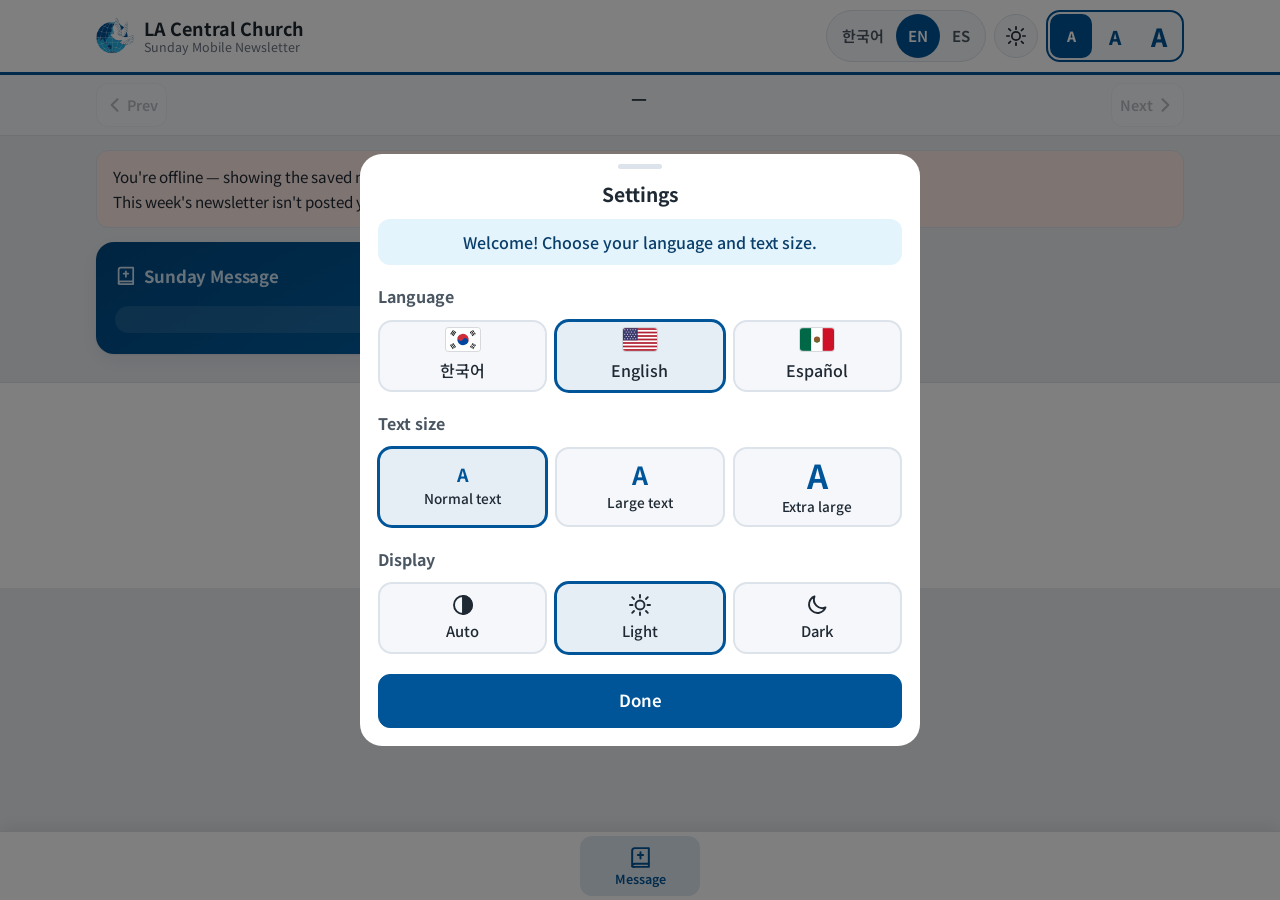
<file: index.html>
<!doctype html>
<html lang="ko">
<head>
  <meta charset="utf-8">
  <meta name="viewport" content="width=device-width, initial-scale=1, viewport-fit=cover">
  <title>LA 중앙교회</title>
  <meta name="description" content="LA Central Church · Sunday Newsletter">
  <meta property="og:type" content="website">
  <meta property="og:site_name" content="LA Central Church">
  <meta property="og:title" content="LA Central Church">
  <meta property="og:description" content="Sunday Newsletter">
  <meta property="og:url" content="https://ilhwan-moon.github.io/jungang-bulletin/">
  <meta property="og:image" content="https://ilhwan-moon.github.io/jungang-bulletin/og-image.png">
  <meta property="og:image:width" content="1200">
  <meta property="og:image:height" content="630">
  <meta name="twitter:card" content="summary_large_image">
  <meta name="robots" content="noindex, nofollow">
  <meta name="theme-color" content="#005599">
  <link rel="manifest" href="manifest.webmanifest">
  <link rel="icon" href="favicon-32.png" type="image/png" sizes="32x32">
  <link rel="icon" href="icon-192.png" type="image/png" sizes="192x192">
  <link rel="apple-touch-icon" href="apple-touch-icon.png">
  <meta name="apple-mobile-web-app-capable" content="yes">
  <meta name="mobile-web-app-capable" content="yes">
  <meta name="apple-mobile-web-app-title" content="LA 중앙교회">
  <meta name="apple-mobile-web-app-status-bar-style" content="default">
  <link rel="preconnect" href="https://fonts.googleapis.com">
  <link rel="preconnect" href="https://fonts.gstatic.com" crossorigin>
  <link href="https://fonts.googleapis.com/css2?family=Noto+Sans+KR:wght@400;500;600;700;800&family=Noto+Serif+KR:wght@500;600;700&display=swap" rel="stylesheet">
  <link rel="stylesheet" href="styles.css">
  <script>
    // 화면 깜빡임 없이 화면 모드 먼저 적용 (기본: 밝게)
    (function () { try { var m = localStorage.getItem('bb_theme') || ((document.cookie.match(/(?:^|;\s*)bb_theme=(light|dark|auto)/) || [])[1]); if (m !== 'auto') document.documentElement.setAttribute('data-theme', m === 'dark' ? 'dark' : 'light'); } catch (e) {} })();
  </script>
  <script src="config.js"></script>
</head>
<body>
  <a class="skip" href="#main">본문으로</a>

  <header class="topbar" id="top">
    <div class="topbar-inner">
      <div class="brand">
        <img src="logo.png" alt="" width="38" height="38">
        <div>
          <div class="brand-name" data-church></div>
          <div class="brand-sub" data-i18n="bulletin"></div>
        </div>
      </div>
      <div class="controls">
        <div class="seg" role="group" aria-label="Language" id="langSeg">
          <button type="button" data-lang="ko" lang="ko">한국어</button>
          <button type="button" data-lang="en" lang="en">EN</button>
          <button type="button" data-lang="es" lang="es">ES</button>
        </div>
        <button type="button" class="theme-btn" id="themeBtn"><span class="ico" id="themeIco" aria-hidden="true"></span><span class="sr" id="themeLabel"></span></button>
        <div class="sizeseg" role="group" id="sizeSeg">
          <button type="button" data-size="1"><span class="g g1" aria-hidden="true">가</span></button>
          <button type="button" data-size="2"><span class="g g2" aria-hidden="true">가</span></button>
          <button type="button" data-size="3"><span class="g g3" aria-hidden="true">가</span></button>
        </div>
      </div>
      <button type="button" class="set-btn" id="setBtn" aria-haspopup="dialog"><span class="set-flag" id="setFlag"></span><span class="set-g" id="setG">가</span><span class="set-gear" aria-hidden="true"><svg viewBox="0 0 24 24"><path d="M6 9l6 6 6-6"/></svg></span></button>
    </div>
  </header>

  <div class="size-hint" id="sizeHint" hidden>
    <span id="sizeHintText"></span>
    <button type="button" id="sizeHintClose" data-i18n="ok"></button>
  </div>

  <div class="weekbar">
    <button type="button" class="wk-arrow" id="prevWeek"><svg viewBox="0 0 24 24" aria-hidden="true"><path d="M15 5l-7 7 7 7"/></svg><span data-i18n="prev"></span></button>
    <div class="wk-center">
      <div class="wk-date" id="weekDate">&nbsp;</div>
      <div class="wk-tag" id="weekTag"></div>
    </div>
    <button type="button" class="wk-arrow" id="nextWeek"><span data-i18n="next"></span><svg viewBox="0 0 24 24" aria-hidden="true"><path d="M9 5l7 7-7 7"/></svg></button>
  </div>

  <main id="main" class="wrap">
    <div id="notice" class="notice" hidden></div>

    <nav class="quicknav" aria-label="Sections" id="quicknav"></nav>

    <div class="grid">
      <div class="col-main">
        <!-- 가장 중요한 주일 말씀 -->
        <section class="card hero" id="sec-sermon" aria-labelledby="h-sermon">
          <h2 class="eyebrow" id="h-sermon"><span class="ico" data-ico="bible"></span><span data-i18n="sermon"></span></h2>
          <p class="sermon-title" id="sermonTitle"></p>
          <div class="sermon-meta">
            <div class="meta-row" id="scriptureRow">
              <span class="meta-k" data-i18n="scripture"></span>
              <span class="meta-v scripture" id="scripture"></span>
            </div>
            <div class="meta-row" id="preacherRow">
              <span class="meta-k" data-i18n="preacher"></span>
              <span class="meta-v" id="preacher"></span>
            </div>
            <div class="meta-row" id="locationRow">
              <span class="meta-k" data-i18n="location"></span>
              <span class="meta-v" id="sermonLocation"></span>
            </div>
          </div>
          <div class="video" id="videoBlock"></div>
          <div class="times" id="timesBlock">
            <h3 class="sub"><span class="ico" data-ico="clock"></span><span data-i18n="serviceTimes"></span></h3>
            <ul class="time-list" id="serviceTimes"></ul>
          </div>
          <p class="scripture-text" id="scriptureText" hidden></p>
          <div class="hymns" id="hymnsBlock">
            <h3 class="sub"><span class="ico" data-ico="music"></span><span data-i18n="hymns"></span></h3>
            <ol class="hymn-list" id="hymns"></ol>
          </div>
          <p class="fellow" id="fellowshipRow"><span class="fellow-k" data-i18n="fellowship"></span> <span id="fellowship"></span></p>
          <details class="order" id="orderBlock">
            <summary><span data-i18n="order"></span></summary>
            <ol class="order-list" id="order"></ol>
          </details>
        </section>

        <!-- 암송 -->
        <section class="card memory" id="sec-memory" aria-labelledby="h-memory">
          <div class="card-head">
            <h2 class="eyebrow" id="h-memory"><span class="ico" data-ico="heart"></span><span data-i18n="memory"></span></h2>
            <div class="mem-btns">
              <button type="button" class="chip-btn" id="practiceBtn" aria-pressed="false" data-i18n="practice"></button>
              <button type="button" class="chip-btn present-btn" id="presentBtn"><span aria-hidden="true">📽</span><span class="sr" data-i18n="present"></span></button>
            </div>
          </div>
          <p class="verse-theme" id="memoryTheme"></p>
          <blockquote class="verse" id="memoryText"></blockquote>
          <p class="verse-ref" id="memoryRef"></p>
          <p class="hint" id="practiceHint" hidden data-i18n="practiceHint"></p>
          <details class="next-verse" id="memoryLastBlock">
            <summary data-i18n="memoryLast"></summary>
            <p class="next-text" id="memoryLastText"></p>
            <p class="verse-ref" id="memoryLastRef"></p>
          </details>
          <details class="next-verse" id="memoryNextBlock">
            <summary data-i18n="memoryNext"></summary>
            <p class="next-text" id="memoryNextText"></p>
            <p class="verse-ref" id="memoryNextRef"></p>
          </details>
        </section>

        <!-- 이번 주 묵상 말씀 -->
        <section class="card" id="sec-readings" aria-labelledby="h-readings">
          <h2 class="eyebrow" id="h-readings"><span class="ico" data-ico="book"></span><span data-i18n="readings"></span></h2>
          <p class="read-hint" id="readHint"></p>
          <ul class="read-list" id="readings"></ul>
        </section>
      </div>

      <div class="col-side">
        <section class="card" id="sec-news" aria-labelledby="h-news">
          <h2 class="eyebrow" id="h-news"><span class="ico" data-ico="bell"></span><span data-i18n="news"></span></h2>
          <ol class="news-list" id="news"></ol>
        </section>

        <section class="card" id="sec-schedule" aria-labelledby="h-schedule">
          <h2 class="eyebrow" id="h-schedule"><span class="ico" data-ico="calendar"></span><span data-i18n="schedule"></span></h2>
          <ul class="sched-list" id="schedule"></ul>
          <div id="meetingsBlock">
            <h3 class="sub2" data-i18n="meetings"></h3>
            <ul class="meet-list" id="meetings"></ul>
          </div>
        </section>

        <section class="card" id="sec-serve" aria-labelledby="h-serve">
          <h2 class="eyebrow" id="h-serve"><span class="ico" data-ico="hands"></span><span data-i18n="serve"></span></h2>
          <div class="serve-search" id="serveSearchWrap">
            <label for="serveSearch" class="sr" data-i18n="findName"></label>
            <input id="serveSearch" type="search" autocomplete="off">
          </div>
          <ul class="serve-list" id="serve"></ul>
          <div id="serveMonthlyBlock">
            <h3 class="sub2" data-i18n="monthlyServe"></h3>
            <ul class="serve-month" id="serveMonthly"></ul>
          </div>
        </section>

        <section class="card" id="sec-prayer" aria-labelledby="h-prayer">
          <h2 class="eyebrow" id="h-prayer"><span class="ico" data-ico="pray"></span><span data-i18n="prayer"></span></h2>
          <ul class="prayer-list" id="prayer"></ul>
        </section>

      </div>
    </div>
  </main>

  <footer class="foot">
    <div class="wrap foot-inner">
      <button type="button" class="install-btn" id="installBtn" hidden>
        <span class="ico" data-ico="phone"></span>
        <span class="install-txt"><b data-i18n="installTitle"></b><small data-i18n="installSub"></small></span>
      </button>
      <div class="foot-actions">
        <button type="button" class="btn" id="shareBtn"><span class="ico" data-ico="share"></span><span data-i18n="share"></span></button>
        <button type="button" class="btn" id="qrBtn"><span class="ico" data-ico="qr"></span><span data-i18n="qr"></span></button>
        <a class="btn" href="#top"><span class="ico" data-ico="up"></span><span data-i18n="toTop"></span></a>
      </div>
      <p class="foot-meta" id="updated"></p>
      <p class="foot-meta" id="churchInfo"></p>
    </div>
  </footer>

  <dialog id="qrDialog">
    <div class="qr-box">
      <p class="qr-title" data-i18n="qrTitle"></p>
      <div id="qrCode"></div>
      <p class="qr-url" id="qrUrl"></p>
      <button type="button" class="btn" id="qrClose" data-i18n="close"></button>
    </div>
  </dialog>

  <nav class="bottomnav" id="bottomnav" aria-label="Menu"></nav>

  <dialog id="readerDialog" class="reader">
    <div class="reader-head">
      <div class="reader-titles"><b id="readerDay"></b><span id="readerRefs"></span></div>
      <button type="button" class="reader-close" id="readerClose"></button>
    </div>
    <div class="reader-body" id="readerBody"></div>
  </dialog>

  <dialog id="setDialog" class="sheet" aria-labelledby="setTitle">
    <div class="sheet-box">
      <div class="sheet-grip" aria-hidden="true"></div>
      <p class="sheet-title" id="setTitle"></p>
      <p class="sheet-welcome" id="setWelcome" hidden></p>
      <h3 class="sheet-h" id="setHLang"></h3>
      <div class="set-langs" id="setLangs"></div>
      <h3 class="sheet-h" id="setHSize"></h3>
      <div class="set-sizes" id="setSizes"></div>
      <h3 class="sheet-h" id="setHTheme"></h3>
      <div class="set-themes" id="setThemes"></div>
      <button type="button" class="btn primary wide" id="setDone"></button>
    </div>
  </dialog>

  <dialog id="installDialog">
    <div class="ins-box">
      <p class="ins-title" id="insTitle"></p>
      <ol class="ins-steps" id="insSteps"></ol>
      <button type="button" class="btn primary" id="insClose" data-i18n="ok"></button>
    </div>
  </dialog>

  <div class="toast" id="toast" role="status" aria-live="polite"></div>

  <script src="lacc-parser.js"></script>
  <script src="bible.js"></script>
  <script src="app.js"></script>
</body>
</html>
</file>
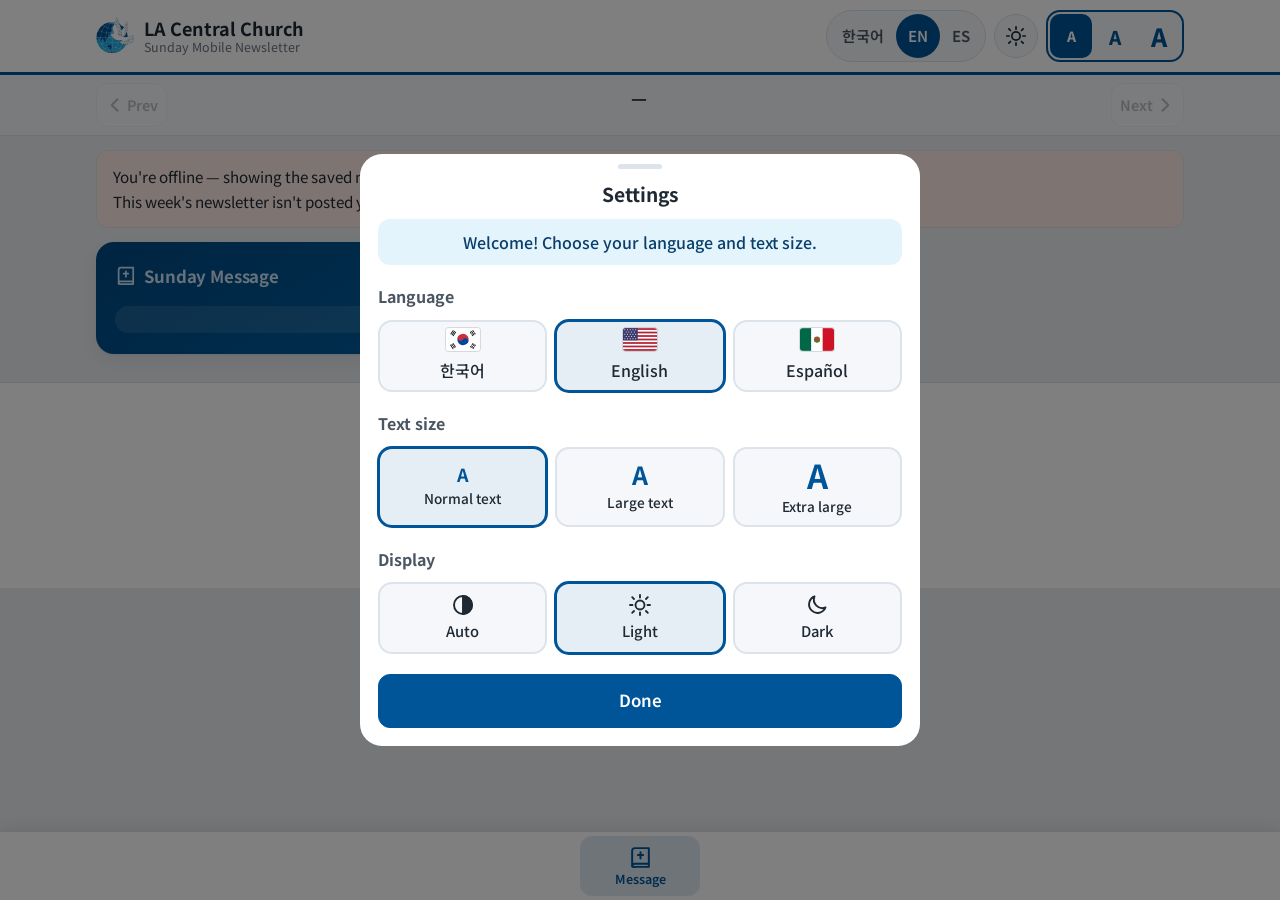
<file: en/index.html>
<!doctype html>
<html lang="en">
<head>
  <meta charset="utf-8">
  <meta name="viewport" content="width=device-width, initial-scale=1">
  <title>LA Central Church</title>
  <meta name="robots" content="noindex, nofollow">
  <meta property="og:type" content="website">
  <meta property="og:site_name" content="LA Central Church">
  <meta property="og:title" content="LA Central Church">
  <meta property="og:description" content="Sunday Newsletter">
  <meta property="og:url" content="https://ilhwan-moon.github.io/jungang-bulletin/en/">
  <meta property="og:image" content="https://ilhwan-moon.github.io/jungang-bulletin/og-image.png">
  <meta property="og:image:width" content="1200">
  <meta property="og:image:height" content="630">
  <link rel="icon" href="../favicon-32.png" type="image/png">
  <meta http-equiv="refresh" content="0; url=../?lang=en">
  <script>location.replace('../?lang=en' + (location.hash || ''));</script>
  <style>body{margin:0;font-family:system-ui,sans-serif;display:grid;place-items:center;min-height:100vh;background:#f6f2ea;color:#1d2327}a{color:#1f4e5f;font-size:18px}</style>
</head>
<body><a href="../?lang=en">LA Central Church →</a></body>
</html>
</file>
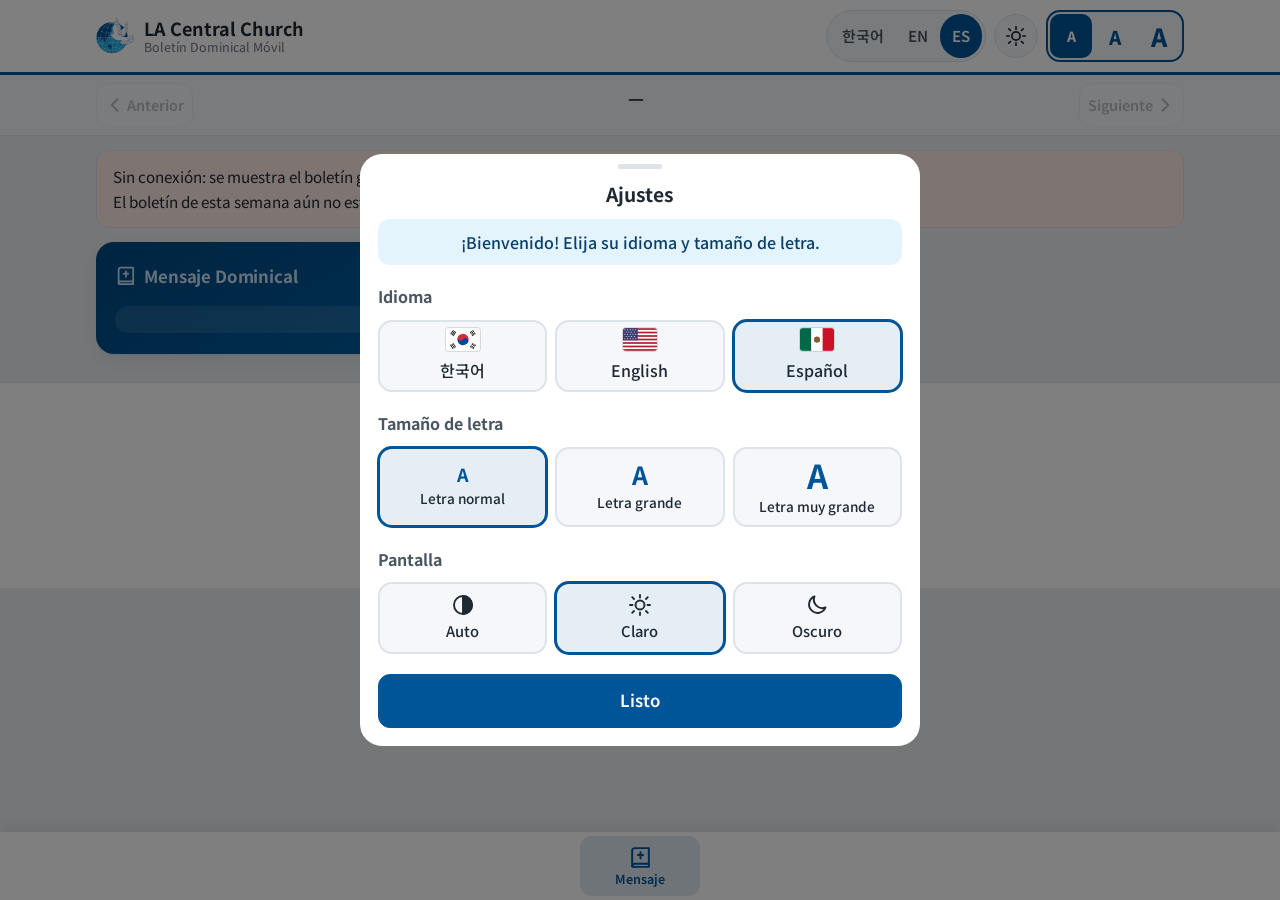
<file: es/index.html>
<!doctype html>
<html lang="es">
<head>
  <meta charset="utf-8">
  <meta name="viewport" content="width=device-width, initial-scale=1">
  <title>LA Central Church</title>
  <meta name="robots" content="noindex, nofollow">
  <meta property="og:type" content="website">
  <meta property="og:site_name" content="LA Central Church">
  <meta property="og:title" content="LA Central Church">
  <meta property="og:description" content="Boletín dominical">
  <meta property="og:url" content="https://ilhwan-moon.github.io/jungang-bulletin/es/">
  <meta property="og:image" content="https://ilhwan-moon.github.io/jungang-bulletin/og-image.png">
  <meta property="og:image:width" content="1200">
  <meta property="og:image:height" content="630">
  <link rel="icon" href="../favicon-32.png" type="image/png">
  <meta http-equiv="refresh" content="0; url=../?lang=es">
  <script>location.replace('../?lang=es' + (location.hash || ''));</script>
  <style>body{margin:0;font-family:system-ui,sans-serif;display:grid;place-items:center;min-height:100vh;background:#f6f2ea;color:#1d2327}a{color:#1f4e5f;font-size:18px}</style>
</head>
<body><a href="../?lang=es">LA Central Church →</a></body>
</html>
</file>
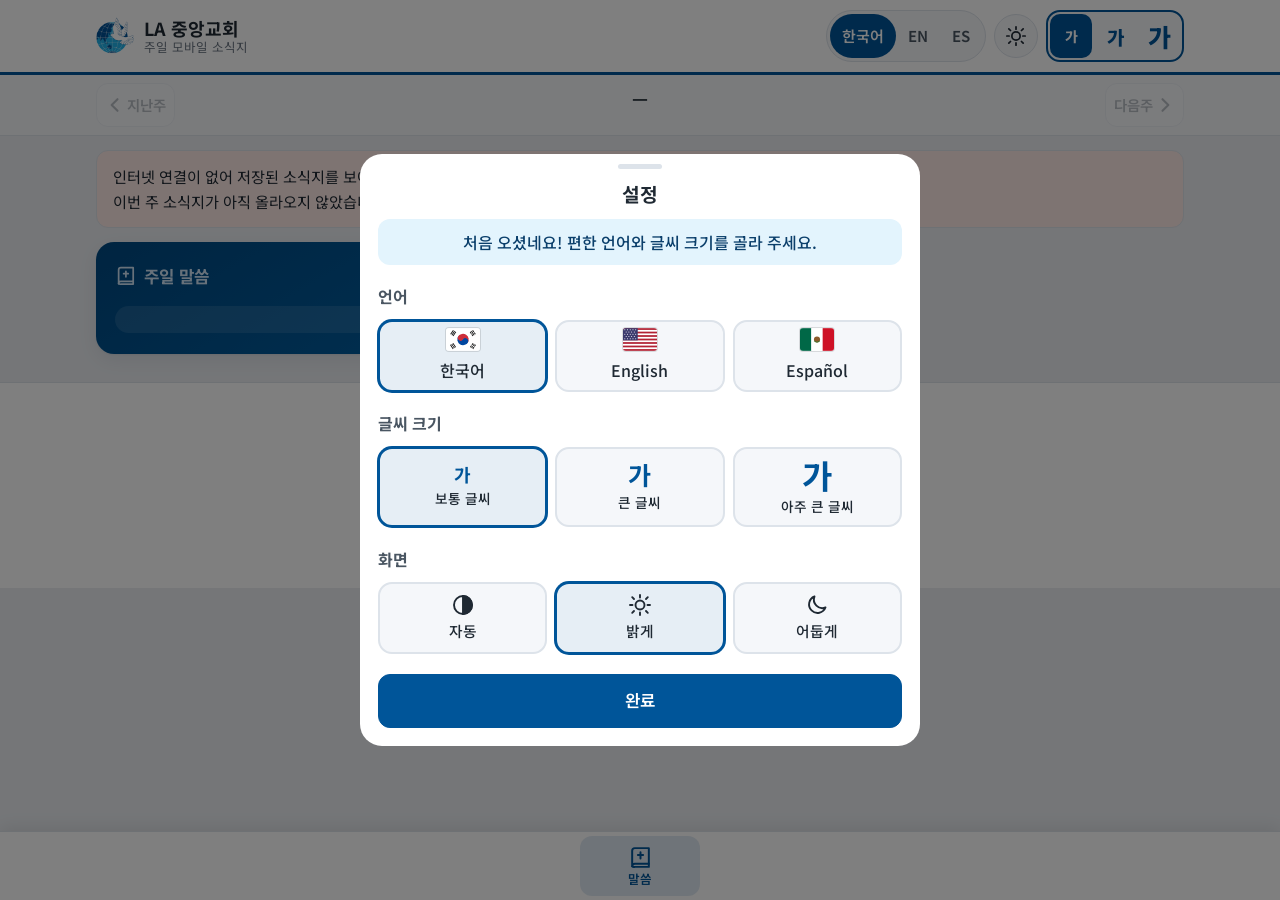
<file: ko/index.html>
<!doctype html>
<html lang="ko">
<head>
  <meta charset="utf-8">
  <meta name="viewport" content="width=device-width, initial-scale=1">
  <title>LA 중앙교회</title>
  <meta name="robots" content="noindex, nofollow">
  <meta property="og:type" content="website">
  <meta property="og:site_name" content="LA Central Church">
  <meta property="og:title" content="LA 중앙교회">
  <meta property="og:description" content="주일 소식지">
  <meta property="og:url" content="https://ilhwan-moon.github.io/jungang-bulletin/ko/">
  <meta property="og:image" content="https://ilhwan-moon.github.io/jungang-bulletin/og-image.png">
  <meta property="og:image:width" content="1200">
  <meta property="og:image:height" content="630">
  <link rel="icon" href="../favicon-32.png" type="image/png">
  <meta http-equiv="refresh" content="0; url=../?lang=ko">
  <script>location.replace('../?lang=ko' + (location.hash || ''));</script>
  <style>body{margin:0;font-family:system-ui,sans-serif;display:grid;place-items:center;min-height:100vh;background:#f6f2ea;color:#1d2327}a{color:#1f4e5f;font-size:18px}</style>
</head>
<body><a href="../?lang=ko">LA 중앙교회 →</a></body>
</html>
</file>
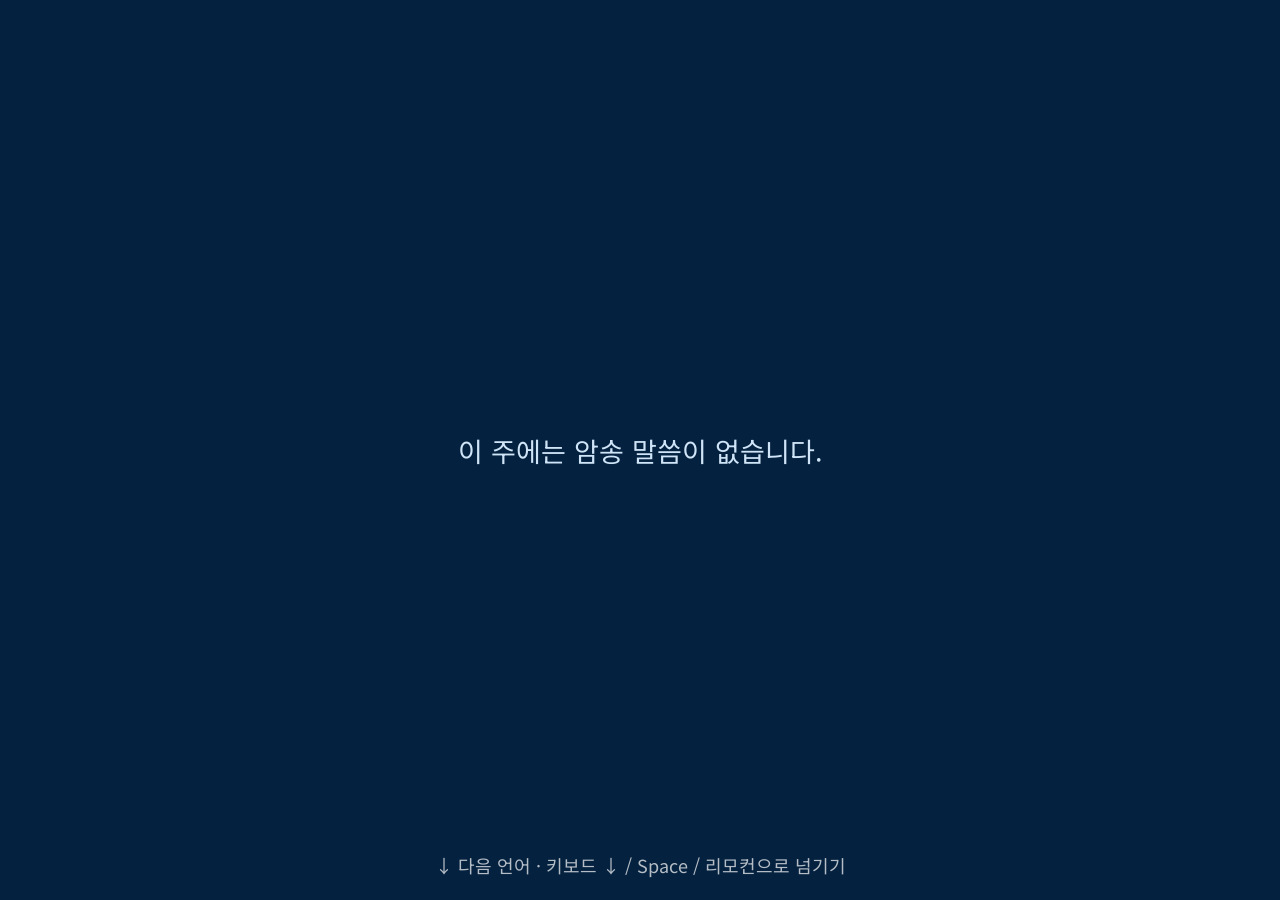
<file: present.html>
<!doctype html>
<html lang="ko">
<head>
  <meta charset="utf-8">
  <meta name="viewport" content="width=device-width, initial-scale=1, viewport-fit=cover">
  <title>성구암송 발표 · LA 중앙교회</title>
  <meta name="robots" content="noindex, nofollow">
  <link rel="icon" href="favicon-32.png" type="image/png">
  <link rel="preconnect" href="https://fonts.googleapis.com">
  <link rel="preconnect" href="https://fonts.gstatic.com" crossorigin>
  <link href="https://fonts.googleapis.com/css2?family=Noto+Sans+KR:wght@500;700;900&family=Noto+Serif+KR:wght@600;700&display=swap" rel="stylesheet">
  <script src="config.js"></script>
  <script src="lacc-parser.js"></script>
  <style>
    :root { --bg1: #04213f; --bg2: #00427a; --ink: #ffffff; --ink2: #cfe4f6; --gold: #7fd3f7; --accent: #ffb703; }
    * { box-sizing: border-box; }
    html, body { margin: 0; height: 100%; background: var(--bg1); color: var(--ink); font-family: 'Noto Sans KR', system-ui, sans-serif; overflow: hidden; }
    #deck { height: 100vh; overflow-y: auto; scroll-snap-type: y mandatory; scroll-behavior: smooth; scrollbar-width: none; }
    #deck::-webkit-scrollbar { display: none; }
    .slide { position: relative; height: 100vh; scroll-snap-align: start; display: flex; flex-direction: column; padding: 3vh 4.5vw 6vh;
      background: radial-gradient(ellipse at 80% 10%, rgba(34,178,233,.14), transparent 55%), linear-gradient(160deg, var(--bg1) 0%, var(--bg2) 100%); }
    .slide + .slide { border-top: 1px solid rgba(255,255,255,.06); }
    .top { display: flex; align-items: center; justify-content: space-between; gap: 2vw; }
    .brand { display: flex; align-items: center; gap: 1.2vw; font-size: clamp(14px, 2.4vh, 30px); font-weight: 700; color: var(--ink2); }
    .brand img { width: 5.2vh; height: 5.2vh; border-radius: 1vh; background: #fff; padding: .35vh; }
    .lang { display: inline-flex; align-items: center; gap: .9vw; padding: .8vh 1.6vw; border-radius: 99px; background: rgba(255,255,255,.1); border: 1px solid rgba(255,255,255,.2); font-size: clamp(14px, 2.6vh, 32px); font-weight: 900; }
    .lang svg { width: 4.4vh; height: 2.95vh; border-radius: .3vh; box-shadow: 0 0 0 1px rgba(0,0,0,.25); }
    .body { flex: 1; display: flex; flex-direction: column; justify-content: flex-start; align-items: center; text-align: center; min-height: 0; }
    .inner { display: flex; flex-direction: column; align-items: center; max-width: 100%; }
    .label { font-size: clamp(14px, 2.6vh, 34px); font-weight: 900; color: var(--gold); letter-spacing: .02em; }
    .slide[data-w="last"] .label, .slide[data-w="next"] .label { color: #bcd6dd; }
    .theme { margin-left: .8vw; display: inline-block; padding: .2vh 1.1vw; border-radius: 99px; background: rgba(34,178,233,.18); color: var(--gold); font-weight: 700; font-size: .85em; vertical-align: .05em; }
    .verse { margin: 1.6vh 0 0; max-width: 92vw; font-family: 'Noto Serif KR', Georgia, serif; font-weight: 700; line-height: 1.55; word-break: keep-all; text-wrap: balance; text-shadow: 0 2px 18px rgba(0,0,0,.35); }
    .ref { margin-top: 2.2vh; font-size: clamp(18px, 4.2vh, 56px); font-weight: 900; color: var(--gold); }
    .ref::before { content: "— "; }
    .empty { font-size: 4vh; color: var(--ink2); }
    /* 페이지 번호 · 안내 */
    #pager { position: fixed; right: 2.2vw; bottom: 2.4vh; font-size: clamp(12px, 2vh, 22px); color: rgba(255,255,255,.55); font-weight: 700; z-index: 5; }
    #hint { position: fixed; left: 50%; bottom: 2.4vh; transform: translateX(-50%); font-size: clamp(12px, 2vh, 22px); color: rgba(255,255,255,.7); transition: opacity .6s; z-index: 5; }
    /* 조작 버튼 (움직임이 없으면 숨김) */
    #ctrl { position: fixed; bottom: 2vh; left: 1.6vw; display: flex; gap: 8px; z-index: 10; transition: opacity .4s; }
    #ctrl.hide { opacity: 0; pointer-events: none; }
    #ctrl button { min-height: 42px; padding: 0 14px; border-radius: 12px; border: 1px solid rgba(255,255,255,.25); background: rgba(0,0,0,.45); color: #fff; font: 700 15px 'Noto Sans KR', sans-serif; cursor: pointer; backdrop-filter: blur(6px); }
    #ctrl button[aria-pressed="true"] { background: var(--gold); color: #2b1d00; border-color: var(--gold); }
    #ctrl .sep { width: 8px; }
    #loading { position: fixed; inset: 0; display: grid; place-items: center; font-size: 3vh; color: var(--ink2); }
    @media (max-width: 700px) { #ctrl { flex-wrap: wrap; max-width: 80vw; } #ctrl button { min-height: 38px; padding: 0 10px; font-size: 13px; } }
  </style>
</head>
<body>
  <div id="loading">…</div>
  <main id="deck" aria-live="polite"></main>
  <div id="ctrl">
    <button type="button" data-jump="ko">🇰🇷 한국어</button>
    <button type="button" data-jump="es">🇲🇽 Español</button>
    <button type="button" data-jump="en">🇺🇸 English</button>
    <span class="sep"></span>
    <button type="button" id="fsBtn"></button>
    <button type="button" id="closeBtn"></button>
  </div>
  <div id="pager"></div>
  <div id="hint"></div>

<script>
(function () {
  'use strict';
  var CFG = window.BULLETIN_CONFIG || {};
  var params = new URLSearchParams(location.search);
  var week = params.get('week') || '';
  var which = ['last', 'this', 'next'].indexOf(params.get('which')) !== -1 ? params.get('which') : 'this';
  var ORDER = ['ko', 'es', 'en'];   // 한국어 → 스페인어 → 영어
  var UI = (params.get('lang') || 'ko');
  var FLAGS = {
    ko: '<svg viewBox="0 0 30 20"><rect width="30" height="20" fill="#fff"/><g transform="translate(15 10) rotate(33.7)"><path d="M-5 0a5 5 0 0 1 10 0z" fill="#cd2e3a"/><path d="M-5 0a5 5 0 0 0 10 0z" fill="#0047a0"/><circle cx="-2.5" r="2.5" fill="#cd2e3a"/><circle cx="2.5" r="2.5" fill="#0047a0"/></g></svg>',
    es: '<svg viewBox="0 0 30 20"><rect width="10" height="20" fill="#006847"/><rect x="10" width="10" height="20" fill="#fff"/><rect x="20" width="10" height="20" fill="#ce1126"/><circle cx="15" cy="10" r="2.6" fill="#8c6a2f"/></svg>',
    en: '<svg viewBox="0 0 30 20"><rect width="30" height="20" fill="#b22234"/><g fill="#fff"><rect y="1.54" width="30" height="1.54"/><rect y="4.62" width="30" height="1.54"/><rect y="7.69" width="30" height="1.54"/><rect y="10.77" width="30" height="1.54"/><rect y="13.85" width="30" height="1.54"/><rect y="16.92" width="30" height="1.54"/></g><rect width="12" height="10.77" fill="#3c3b6e"/></svg>',
  };
  var T = {
    ko: { name: 'LA 중앙교회', lang: '한국어', label: { last: '지난주 암송 말씀', this: '이번 주 암송 말씀', next: '다음 주 암송 말씀' } },
    es: { name: 'LA Central Church', lang: 'Español', label: { last: 'Versículo de la semana pasada', this: 'Versículo de esta semana', next: 'Versículo de la próxima semana' } },
    en: { name: 'LA Central Church', lang: 'English', label: { last: 'Last Week’s Memory Verse', this: 'This Week’s Memory Verse', next: 'Next Week’s Memory Verse' } },
  };
  var CTRL = {
    ko: { last: '지난주', this: '이번 주', next: '다음 주', fs: '⛶ 전체 화면', exitFs: '⛶ 전체 화면 끝', close: '✕ 닫기', hint: '↓ 다음 언어 · 키보드 ↓ / Space / 리모컨으로 넘기기', none: '이 주에는 암송 말씀이 없습니다.' },
    en: { last: 'Last week', this: 'This week', next: 'Next week', fs: '⛶ Full screen', exitFs: '⛶ Exit full screen', close: '✕ Close', hint: '↓ Next language · Arrow ↓ / Space / clicker', none: 'No memory verse for this week.' },
    es: { last: 'Semana pasada', this: 'Esta semana', next: 'Próxima semana', fs: '⛶ Pantalla completa', exitFs: '⛶ Salir', close: '✕ Cerrar', hint: '↓ Siguiente idioma · Flecha ↓ / Espacio / control', none: 'No hay versículo esta semana.' },
  }[UI] || null;
  var C = CTRL || { last: '지난주', this: '이번 주', next: '다음 주', fs: '⛶ 전체 화면', exitFs: '⛶ 전체 화면 끝', close: '✕ 닫기', hint: '↓', none: '' };
  var $ = function (id) { return document.getElementById(id); };
  var esc = function (s) { return String(s == null ? '' : s).replace(/[&<>"']/g, function (c) { return { '&': '&amp;', '<': '&lt;', '>': '&gt;', '"': '&quot;', "'": '&#39;' }[c]; }); };
  var view = null;

  function field(o, w) {
    if (!o) return { text: '', ref: '', theme: '' };
    if (w === 'last') return { text: o.memoryLastText, ref: o.memoryLastRef, theme: o.memoryVerseTheme };
    if (w === 'next') return { text: o.memoryNextText, ref: o.memoryNextRef, theme: o.memoryVerseTheme };
    return { text: o.memoryVerseText, ref: o.memoryVerseRef, theme: o.memoryVerseTheme };
  }

  // 언어마다 지난주 → 이번 주 → 다음 주 (한국어 3장 → 스페인어 3장 → 영어 3장)
  function build() {
    var slides = [];
    ORDER.forEach(function (l) { ['last', 'this', 'next'].forEach(function (w) { slides.push(slideHtml(l, w)); }); });
    $('deck').innerHTML = slides.join('') || '<section class="slide"><div class="body"><p class="empty">' + esc(C.none) + '</p></div></section>';
    fitAll(); $('deck').scrollTop = 0; updatePager();
  }
  function slideHtml(l, w) {
      var f = field(view && view[l], w);
      if (!f.text) return '';
      var which = w;
      return '<section class="slide" lang="' + l + '" data-w="' + w + '">' +

        '<div class="body"><div class="inner"><div class="label">' + esc(T[l].label[which]) + (f.theme ? ' <span class="theme">' + esc(f.theme) + '</span>' : '') + '</div>' +
        '<p class="verse">' + esc(f.text) + '</p>' + (f.ref ? '<div class="ref">' + esc(f.ref) + '</div>' : '') + '</div></div></section>';
  }

  // 글씨를 화면에 꽉 차게 (넘치면 줄임)
  function fitAll() {
    document.querySelectorAll('.slide').forEach(function (sl) {
      var v = sl.querySelector('.verse'), body = sl.querySelector('.body'), inner = sl.querySelector('.inner');
      if (!v || !inner) return;
      var size = Math.min(window.innerHeight * 0.13, window.innerWidth * 0.08);
      v.style.fontSize = size + 'px';
      var room = body.clientHeight * 0.98, guard = 0;
      while (inner.offsetHeight > room && size > 12 && guard++ < 80) { size *= 0.95; v.style.fontSize = size + 'px'; }
    });
  }

  function slides() { return Array.prototype.slice.call(document.querySelectorAll('.slide')); }
  function current() { var h = window.innerHeight; return Math.round($('deck').scrollTop / h); }
  function go(i) { var s = slides(); if (!s.length) return; i = Math.max(0, Math.min(s.length - 1, i)); s[i].scrollIntoView({ behavior: 'smooth', block: 'start' }); }
  function updatePager() {
    var s = slides(), n = s.length, i = current();
    $('pager').textContent = n > 1 ? (i + 1) + ' / ' + n : '';
    var l = s[i] && s[i].lang;
    document.querySelectorAll('#ctrl [data-jump]').forEach(function (b) { b.setAttribute('aria-pressed', String(b.getAttribute('data-jump') === l)); });
  }
  $('deck').addEventListener('scroll', function () { clearTimeout(updatePager.t); updatePager.t = setTimeout(updatePager, 80); });

  document.addEventListener('keydown', function (e) {
    var k = e.key;
    if (['ArrowDown', 'ArrowRight', 'PageDown', ' ', 'Enter'].indexOf(k) !== -1) { e.preventDefault(); go(current() + 1); }
    else if (['ArrowUp', 'ArrowLeft', 'PageUp', 'Backspace'].indexOf(k) !== -1) { e.preventDefault(); go(current() - 1); }
    else if (k === 'Home') { e.preventDefault(); go(0); }
    else if (k === 'End') { e.preventDefault(); go(99); }
    else if (k === 'f' || k === 'F') toggleFs();
    poke();
  });

  function toggleFs() {
    if (document.fullscreenElement) document.exitFullscreen && document.exitFullscreen();
    else (document.documentElement.requestFullscreen || document.documentElement.webkitRequestFullscreen || function () {}).call(document.documentElement);
  }
  document.addEventListener('fullscreenchange', function () { $('fsBtn').textContent = document.fullscreenElement ? C.exitFs : C.fs; setTimeout(function () { fitAll(); go(current()); }, 250); });
  $('fsBtn').addEventListener('click', toggleFs);
  $('closeBtn').addEventListener('click', function () { window.close(); });
  // 언어 바로가기: 그 언어의 「지난주」 화면으로
  document.querySelectorAll('#ctrl [data-jump]').forEach(function (b) {
    b.addEventListener('click', function () {
      var s = slides(), l = b.getAttribute('data-jump');
      for (var i = 0; i < s.length; i++) if (s[i].lang === l) { go(i); break; }
    });
  });
  window.addEventListener('resize', function () { clearTimeout(fitAll.t); fitAll.t = setTimeout(function () { fitAll(); go(current()); }, 150); });

  // 마우스를 움직이면 버튼이 보이고, 가만히 있으면 숨김 (발표 화면을 깨끗하게)
  function poke() { $('ctrl').classList.remove('hide'); document.body.style.cursor = ''; clearTimeout(poke.t); poke.t = setTimeout(function () { $('ctrl').classList.add('hide'); document.body.style.cursor = 'none'; }, 2500); }
  ['mousemove', 'touchstart'].forEach(function (ev) { document.addEventListener(ev, poke, { passive: true }); });

  // 글자
  $('fsBtn').textContent = C.fs; $('closeBtn').textContent = C.close; $('hint').textContent = C.hint;
  setTimeout(function () { $('hint').style.opacity = 0; }, 6000);
  poke();

  // 소식지 데이터 불러오기 (모바일 소식지와 같은 주소)
  var url = CFG.API_URL ? CFG.API_URL + (CFG.API_URL.indexOf('?') === -1 ? '?' : '&') + (week ? 'week=' + encodeURIComponent(week) + '&' : '') + 't=' + Date.now() : 'sample-data.json';
  fetch(url, { redirect: 'follow' }).then(function (r) { return r.json(); }).then(function (d) {
    var b = d.bulletin || (d.bulletins && d.bulletins[week || d.weeks[0]]);
    view = window.LACCParser ? window.LACCParser.fromBulletin(b) : null;
    $('loading').remove(); build();
    if (document.fonts && document.fonts.load) {
      // 슬라이드에 쓰인 글꼴을 미리 불러온 뒤 다시 맞춤
      Promise.all(['700 40px "Noto Serif KR"', '900 40px "Noto Sans KR"'].map(function (f) { return document.fonts.load(f, 'Aa가'); })).then(refit, refit);
    }
  }).catch(function () { $('loading').textContent = C.none; });
  // 웹 글꼴이 늦게 도착하면 글자 크기가 바뀌므로 글꼴이 다 오면 다시 맞춤
  function refit() { fitAll(); updatePager(); }
  if (document.fonts) {
    document.fonts.addEventListener && document.fonts.addEventListener('loadingdone', refit);
    document.fonts.ready.then(refit);
  }
  [600, 1500, 3000].forEach(function (ms) { setTimeout(refit, ms); });
})();
</script>
</body>
</html>
</file>
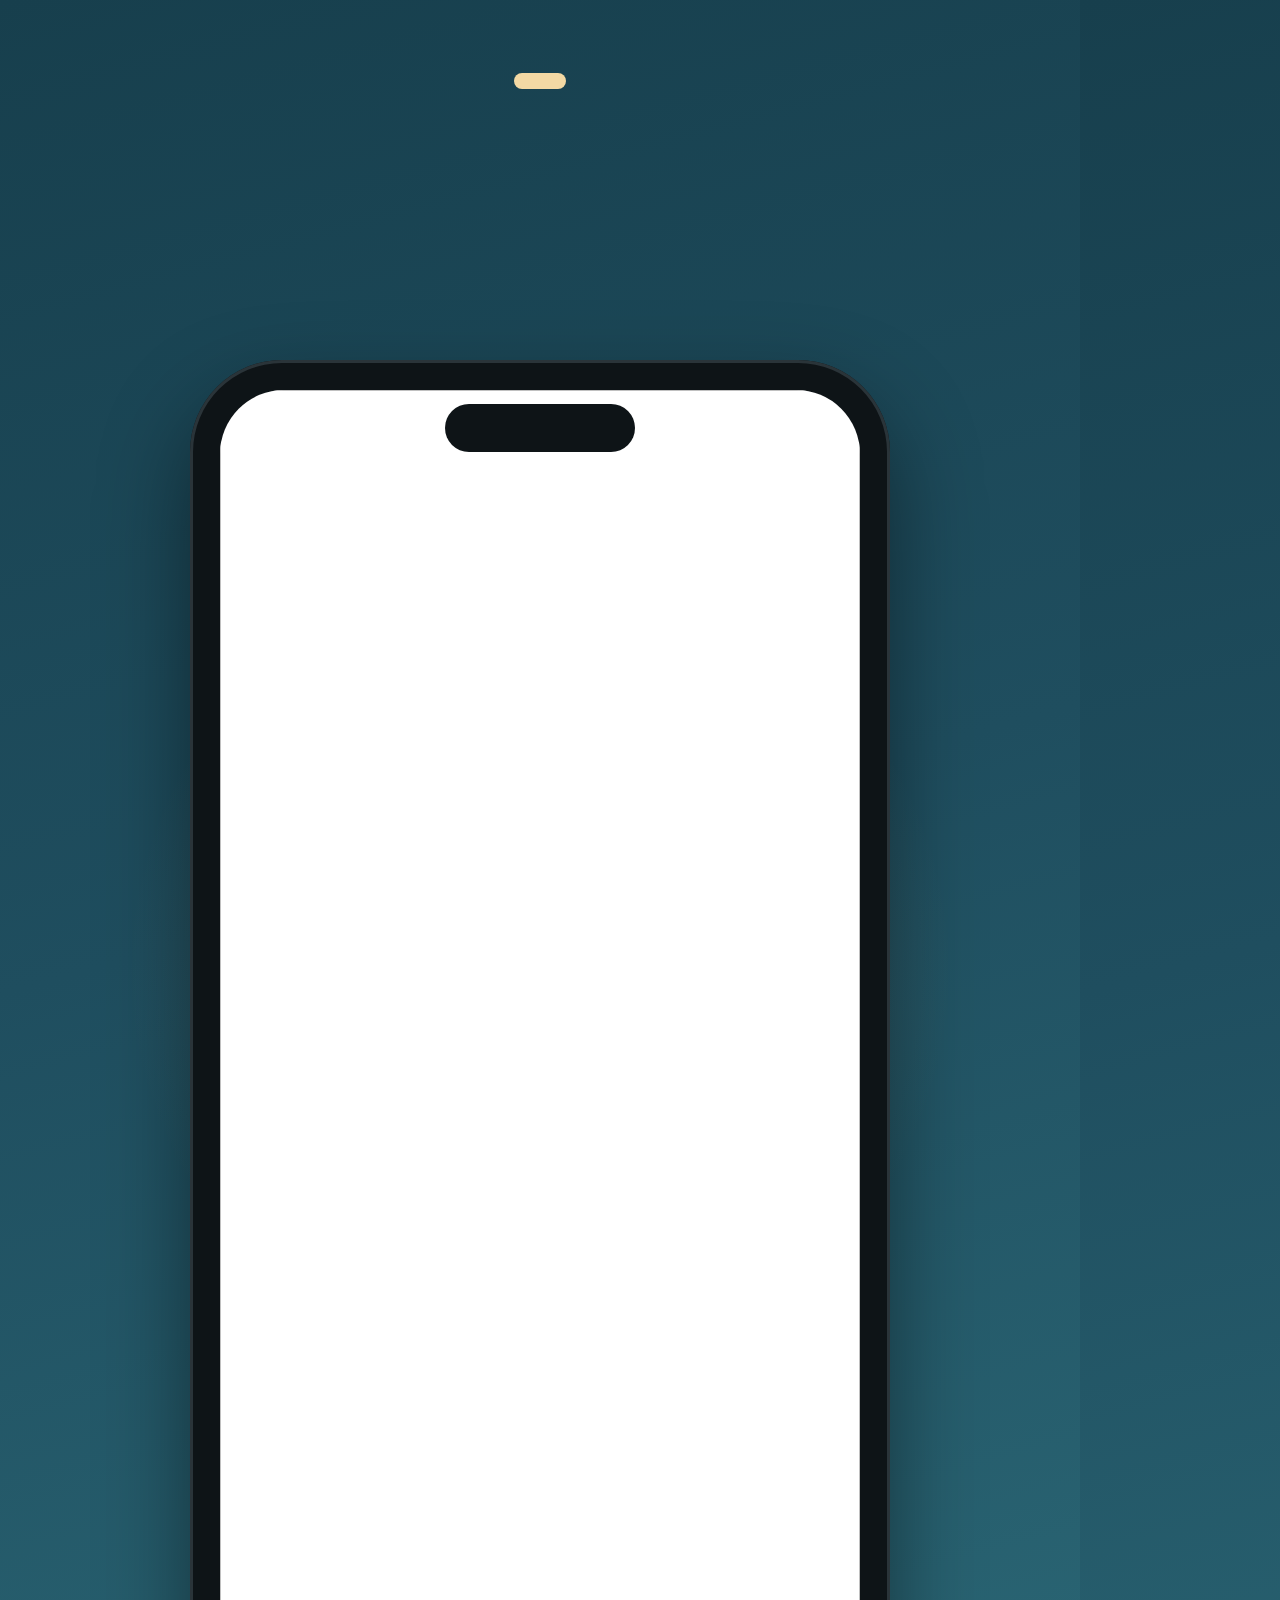
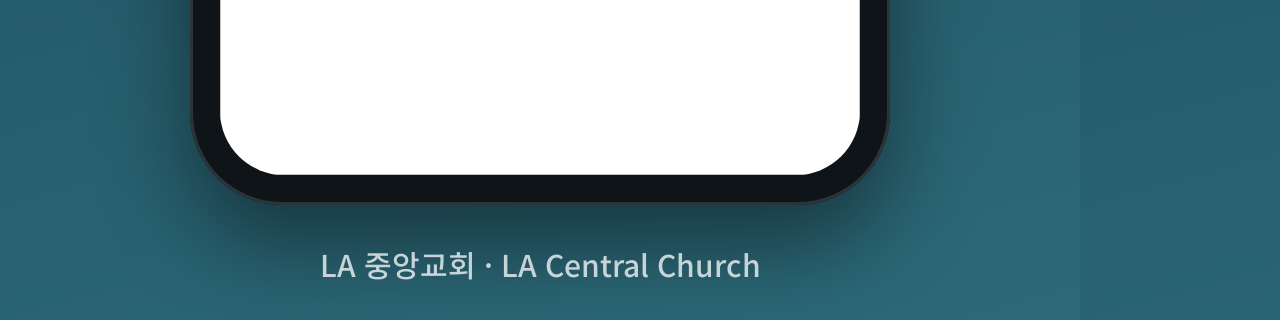
<file: video/promo.html>
<!doctype html>
<html lang="ko">
<head>
<meta charset="utf-8">
<title>LA 중앙교회 소식지 소개 영상</title>
<link href="https://fonts.googleapis.com/css2?family=Noto+Sans+KR:wght@500;700;900&display=swap" rel="stylesheet">
<style>
  * { box-sizing: border-box; }
  html, body { margin: 0; width: 1080px; height: 1920px; overflow: hidden; font-family: 'Noto Sans KR', sans-serif; }
  body { background: linear-gradient(165deg, #173f4d 0%, #1f4e5f 45%, #2c6a78 100%); color: #fff; position: relative; }
  .glow { position: absolute; width: 900px; height: 900px; border-radius: 50%; background: radial-gradient(circle, rgba(243,217,164,.18), transparent 65%); left: 90px; top: 520px; }

  /* 위 자막 */
  #cap { position: absolute; left: 0; right: 0; top: 70px; height: 250px; text-align: center; padding: 0 60px; }
  #step { display: inline-block; padding: 8px 26px; border-radius: 999px; background: #f3d9a4; color: #3b2a05; font-weight: 900; font-size: 34px; letter-spacing: -.5px; }
  #title { margin-top: 18px; font-size: 64px; font-weight: 900; line-height: 1.2; letter-spacing: -1.5px; text-shadow: 0 4px 18px rgba(0,0,0,.25); }
  #sub { margin-top: 10px; font-size: 38px; font-weight: 500; color: #d6e6ea; line-height: 1.35; }

  /* 휴대폰 */
  #phone { position: absolute; left: 190px; top: 360px; width: 700px; height: 1445px; border-radius: 92px; background: #0e1417; padding: 30px; box-shadow: 0 40px 90px rgba(0,0,0,.45), inset 0 0 0 3px #2a3439; }
  #screen { position: relative; width: 640px; height: 1385px; border-radius: 64px; overflow: hidden; background: #fff; }
  #screen .notch { position: absolute; top: 14px; left: 50%; transform: translateX(-50%); width: 190px; height: 48px; border-radius: 30px; background: #0e1417; z-index: 50; }
  .shot { position: absolute; inset: 0; width: 640px; height: 1385px; object-fit: cover; object-position: top; }
  .layer { position: absolute; inset: 0; z-index: 10; opacity: 0; pointer-events: none; }

  /* 탭 표시 */
  #tap { position: absolute; z-index: 60; width: 0; height: 0; opacity: 0; }
  #tap .ring { position: absolute; left: -60px; top: -60px; width: 120px; height: 120px; border-radius: 50%; border: 8px solid #ffb703; background: rgba(255,183,3,.25); }
  #tap .dot { position: absolute; left: -22px; top: -22px; width: 44px; height: 44px; border-radius: 50%; background: rgba(255,183,3,.95); box-shadow: 0 0 0 6px rgba(255,255,255,.7); }
  #tap.left .label { left: auto; right: 50px; }
  #tap .label { position: absolute; left: 50px; top: -86px; white-space: nowrap; padding: 8px 18px; border-radius: 14px; background: #ffb703; color: #2b1d00; font-weight: 900; font-size: 34px; box-shadow: 0 6px 16px rgba(0,0,0,.3); }

  /* 사파리 하단 도구 막대 (모형) */
  #safari .bar { position: absolute; left: 0; right: 0; bottom: 0; height: 190px; background: rgba(246,246,248,.97); border-top: 1px solid #d6d6db; }
  #safari .url { position: absolute; left: 34px; right: 34px; top: 20px; height: 66px; border-radius: 18px; background: #e4e4ea; color: #333; font-size: 28px; display: grid; place-items: center; }
  #safari .icons { position: absolute; left: 0; right: 0; top: 108px; display: flex; justify-content: space-around; color: #0a84ff; font-size: 44px; }
  #safari svg { width: 54px; height: 54px; fill: none; stroke: #0a84ff; stroke-width: 2.2; stroke-linecap: round; stroke-linejoin: round; }

  /* 최신 사파리 하단 막대 (뒤로 · 주소창 · 탭) */
  #safari .bar2 { position: absolute; left: 0; right: 0; bottom: 0; height: 170px; background: rgba(246,246,248,.97); border-top: 1px solid #d6d6db; display: flex; align-items: center; gap: 18px; padding: 0 26px 40px; }
  #safari .bar2 .b { flex: none; width: 74px; height: 74px; border-radius: 50%; background: #fff; box-shadow: 0 2px 8px rgba(0,0,0,.12); display: grid; place-items: center; color: #222; font-size: 40px; font-weight: 700; }
  #safari .bar2 .u { flex: 1; height: 74px; border-radius: 37px; background: #fff; box-shadow: 0 2px 8px rgba(0,0,0,.12); display: flex; align-items: center; gap: 12px; padding: 0 22px; color: #333; font-size: 26px; }
  #safari .bar2 .u .ut { flex: 1; min-width: 0; text-align: center; white-space: nowrap; overflow: hidden; text-overflow: ellipsis; font-size: 24px; }
  #safari .bar2 .u .rl { font-size: 32px; color: #444; }
  #safari .bar2 .pm { display: grid; place-items: center; width: 50px; height: 50px; }
  #safari svg { width: 40px; height: 40px; fill: none; stroke: #222; stroke-width: 2; stroke-linecap: round; stroke-linejoin: round; }
  /* 주소창 메뉴 (모형) */
  #more { background: rgba(0,0,0,.25); }
  #more .menu { position: absolute; left: 120px; bottom: 200px; width: 420px; border-radius: 34px; background: rgba(250,250,252,.98); box-shadow: 0 20px 50px rgba(0,0,0,.3); overflow: hidden; }
  #more .row { display: flex; justify-content: space-between; align-items: center; height: 92px; padding: 0 30px; font-size: 32px; color: #111; border-bottom: 1px solid #e5e5ea; }
  #more .row:last-child { border-bottom: 0; }
  #more .row.hl { background: #fff6dc; font-weight: 900; }
  #more .row i { font-style: normal; color: #0a84ff; font-size: 34px; }
  /* 안드로이드 크롬 메뉴 (모형) */
  #chrome .top { position: absolute; left: 0; right: 0; top: 0; height: 160px; background: #f1f3f4; display: flex; align-items: flex-end; gap: 16px; padding: 0 22px 20px; }
  #chrome .top .u { flex: 1; height: 70px; border-radius: 35px; background: #fff; display: grid; place-items: center; font-size: 26px; color: #333; }
  #chrome .top .dots { width: 60px; height: 70px; display: grid; place-items: center; font-size: 44px; font-weight: 900; color: #333; }
  #chrome .menu { position: absolute; right: 18px; top: 150px; width: 430px; background: #fff; border-radius: 22px; box-shadow: 0 16px 40px rgba(0,0,0,.3); padding: 10px 0; }
  #chrome .row { height: 86px; display: flex; align-items: center; padding: 0 32px; font-size: 31px; color: #1b1b1b; }
  #chrome .row.hl { background: #e8f0fe; font-weight: 900; color: #0b57d0; }
  /* 비교 카드 */
  #card .split { margin-top: 50px; display: grid; grid-template-columns: 1fr 1fr; gap: 30px; text-align: left; }
  #card .split > div { background: rgba(255,255,255,.1); border: 2px solid rgba(255,255,255,.25); border-radius: 36px; padding: 34px 30px; }
  #card .split h3 { margin: 0 0 22px; font-size: 54px; font-weight: 900; }
  #card .split ol { margin: 0; padding-left: 44px; font-size: 38px; line-height: 1.5; font-weight: 700; }
  #card .split li::marker { color: #f3d9a4; }

  /* 공유 시트 (모형) */
  #sheet { background: rgba(0,0,0,.35); }
  #sheet .panel { position: absolute; left: 0; right: 0; bottom: 0; height: 900px; border-radius: 40px 40px 0 0; background: #f2f2f7; padding: 30px 28px; }
  #sheet .head { display: flex; gap: 22px; align-items: center; background: #fff; border-radius: 22px; padding: 20px; }
  #sheet .head img { width: 86px; height: 86px; border-radius: 20px; }
  #sheet .head b { font-size: 32px; color: #111; display: block; } #sheet .head span { font-size: 24px; color: #777; }
  #sheet .rows { margin-top: 26px; background: #fff; border-radius: 22px; overflow: hidden; }
  #sheet .row { display: flex; justify-content: space-between; align-items: center; height: 96px; padding: 0 28px; font-size: 32px; color: #111; border-bottom: 1px solid #e5e5ea; }
  #sheet .row.hl { background: #fff6dc; font-weight: 900; }
  #sheet .row i { font-style: normal; color: #555; font-size: 36px; }

  /* 홈 화면에 추가 확인 (모형) */
  #confirm { background: #f2f2f7; }
  #confirm .top { display: flex; justify-content: space-between; align-items: center; height: 100px; margin-top: 70px; padding: 0 32px; font-size: 32px; color: #0a84ff; }
  #confirm .top b { color: #111; } #confirm .top .add { font-weight: 900; }
  #confirm .card { margin: 30px 28px; background: #fff; border-radius: 22px; padding: 28px; display: flex; gap: 26px; align-items: center; }
  #confirm .card img { width: 130px; height: 130px; border-radius: 30px; box-shadow: 0 2px 8px rgba(0,0,0,.15); }
  #confirm .name { font-size: 38px; color: #111; border-bottom: 2px solid #ddd; padding-bottom: 10px; font-weight: 700; }
  #confirm .u { font-size: 24px; color: #888; margin-top: 10px; }
  #confirm .note { margin: 0 40px; font-size: 26px; color: #777; line-height: 1.5; }

  /* 홈 화면 (모형) */
  #home { background: linear-gradient(160deg, #6a8caf 0%, #9db7c9 45%, #e7c9a8 100%); }
  #home .clock { text-align: center; margin-top: 110px; font-size: 110px; font-weight: 700; color: #fff; letter-spacing: -2px; text-shadow: 0 2px 10px rgba(0,0,0,.2); }
  #home .grid { position: absolute; left: 44px; right: 44px; top: 330px; display: grid; grid-template-columns: repeat(4, 1fr); row-gap: 52px; }
  #home .app { display: grid; justify-items: center; gap: 10px; color: #fff; font-size: 24px; font-weight: 500; text-shadow: 0 1px 4px rgba(0,0,0,.35); }
  #home .ic { width: 116px; height: 116px; border-radius: 28px; display: grid; place-items: center; font-size: 56px; background: rgba(255,255,255,.35); }
  #home .ours .ic { background: #fff; overflow: hidden; box-shadow: 0 0 0 6px #ffb703, 0 0 40px 10px rgba(255,183,3,.8); }
  #home .ours .ic img { width: 100%; height: 100%; }
  #home .ours { font-weight: 900; }
  #home .dock { position: absolute; left: 30px; right: 30px; bottom: 40px; height: 170px; border-radius: 50px; background: rgba(255,255,255,.3); display: flex; justify-content: space-around; align-items: center; }

  /* 안드로이드 설치 창 (모형) */
  #android { background: rgba(0,0,0,.45); }
  #android .card { position: absolute; left: 50px; right: 50px; top: 470px; background: #fff; border-radius: 40px; padding: 44px 40px 30px; color: #1b1b1b; }
  #android .t { font-size: 38px; font-weight: 700; }
  #android .app { display: flex; gap: 24px; align-items: center; margin: 34px 0 40px; }
  #android .app img { width: 110px; height: 110px; border-radius: 50%; box-shadow: 0 2px 8px rgba(0,0,0,.2); }
  #android .app b { font-size: 34px; display: block; } #android .app span { font-size: 24px; color: #666; }
  #android .btns { display: flex; justify-content: flex-end; gap: 50px; font-size: 32px; font-weight: 700; color: #1a73e8; padding-right: 10px; }

  /* 소개 카드(휴대폰 대신) */
  #card { position: absolute; left: 70px; right: 70px; top: 520px; text-align: center; opacity: 0; }
  #card img { width: 360px; height: 360px; border-radius: 80px; background: #fff; box-shadow: 0 30px 70px rgba(0,0,0,.35); }
  #card .big { margin-top: 60px; font-size: 92px; font-weight: 900; line-height: 1.15; letter-spacing: -2px; }
  #card .mid { margin-top: 26px; font-size: 44px; color: #f3d9a4; font-weight: 700; }
  #card .qr { width: 520px; height: 520px; border-radius: 40px; padding: 26px; background: #fff; }
  #card .link { margin-top: 36px; font-size: 40px; font-weight: 700; color: #fff; word-break: break-all; }
  #card .feat { margin: 50px auto 0; display: inline-grid; gap: 22px; text-align: left; font-size: 46px; font-weight: 700; }

  /* 하단 자막 */
  #foot { position: absolute; left: 0; right: 0; bottom: 34px; text-align: center; font-size: 30px; color: rgba(255,255,255,.75); font-weight: 500; }
</style>
</head>
<body>
<div class="glow"></div>
<div id="cap"><div id="step"></div><div id="title"></div><div id="sub"></div></div>

<div id="phone">
  <div id="screen">
    <div class="notch"></div>
    <img class="shot" id="imgA"><img class="shot" id="imgB" style="opacity:0">

    <div class="layer" id="safari"><div class="bar2"><div class="b">‹</div>
      <div class="u"><span class="pm" id="dotsBtn"><svg viewBox="0 0 24 24"><rect x="3" y="4.5" width="6.5" height="6.5" rx="1.2"/><path d="M13 6h8M13 9.5h8M3 14.5h18M3 19h12"/></svg></span><span class="ut">ilhwan-moon.github.io</span><span class="rl">↻</span></div>
      <div class="b"><svg viewBox="0 0 24 24"><rect x="7" y="7" width="13" height="13" rx="2.5"/><path d="M4 16V6.5A2.5 2.5 0 0 1 6.5 4H16"/></svg></div></div></div>

    <div class="layer" id="more"><div class="menu">
      <div class="row"><span>번역</span><i>文A</i></div>
      <div class="row hl" id="rowShare"><span id="mShare">공유</span><i>⬆︎</i></div>
      <div class="row"><span>북마크 추가</span><i>🔖</i></div>
      <div class="row"><span>페이지에서 찾기</span><i>⌕</i></div>
      <div class="row"><span>페이지 확대/축소</span><i>⊕</i></div>
    </div></div>

    <div class="layer" id="chrome"><div class="top"><div class="u">ilhwan-moon.github.io</div><div class="dots" id="cDots">⋮</div></div>
      <div class="menu"><div class="row">새 탭</div><div class="row">북마크</div><div class="row">방문 기록</div><div class="row hl" id="cAdd">홈 화면에 추가</div><div class="row">설정</div></div></div>

    <div class="layer" id="sheet"><div class="panel">
      <div class="head"><img src="assets/icon.png"><div><b>LA 중앙교회</b><span>ilhwan-moon.github.io</span></div></div>
      <div class="rows">
        <div class="row">복사 <i>⧉</i></div>
        <div class="row">읽기 목록에 추가 <i>◯◯</i></div>
        <div class="row">북마크 추가 <i>☆</i></div>
        <div class="row hl" id="rowAdd">홈 화면에 추가 <i>⊞</i></div>
        <div class="row">페이지에서 찾기 <i>⌕</i></div>
      </div></div></div>

    <div class="layer" id="confirm">
      <div class="top"><span>취소</span><b>홈 화면에 추가</b><span class="add">추가</span></div>
      <div class="card"><img src="assets/icon.png"><div style="flex:1"><div class="name">LA 중앙교회</div><div class="u">ilhwan-moon.github.io</div></div></div>
      <div class="note">홈 화면에 아이콘이 추가되어 이 웹사이트에 빠르게 접근할 수 있습니다.</div>
    </div>

    <div class="layer" id="home"><div class="clock">9:41</div>
      <div class="grid">
        <div class="app"><div class="ic">📞</div>전화</div><div class="app"><div class="ic">💬</div>메시지</div>
        <div class="app"><div class="ic">📷</div>카메라</div><div class="app"><div class="ic">🗓️</div>캘린더</div>
        <div class="app"><div class="ic">🖼️</div>사진</div><div class="app"><div class="ic">⏰</div>시계</div>
        <div class="app"><div class="ic">🌤️</div>날씨</div><div class="app ours"><div class="ic"><img src="assets/icon.png"></div>LA 중앙교회</div>
      </div>
      <div class="dock"><div class="ic" style="width:110px;height:110px;border-radius:26px;display:grid;place-items:center;font-size:52px;background:rgba(255,255,255,.4)">🧭</div><div class="ic" style="width:110px;height:110px;border-radius:26px;display:grid;place-items:center;font-size:52px;background:rgba(255,255,255,.4)">✉️</div><div class="ic" style="width:110px;height:110px;border-radius:26px;display:grid;place-items:center;font-size:52px;background:rgba(255,255,255,.4)">🎵</div></div>
    </div>

    <div class="layer" id="android"><div class="card">
      <div class="t">앱을 설치하시겠습니까?</div>
      <div class="app"><img src="assets/icon.png"><div><b>LA 중앙교회</b><span>ilhwan-moon.github.io</span></div></div>
      <div class="btns"><span>취소</span><span>설치</span></div></div></div>

    <div id="tap"><div class="ring"></div><div class="dot"></div><div class="label" id="tapLabel"></div></div>
  </div>
</div>

<div id="card"></div>
<div id="foot">LA 중앙교회 · LA Central Church</div>

<script src="assets/boxes.js"></script>
<script>
// ───────── 장면 정의 ─────────
const LANG = (new URLSearchParams(location.search).get('lang') || 'ko');
const B = BOXES_ALL[LANG];            // 실제 화면에서 잰 버튼 위치 (390×844 기준)
const K = 640 / 390;                  // 화면 확대 비율
const C = (b) => b ? { x: (b.x + b.w / 2) * K, y: (b.y + b.h / 2) * K } : { x: 320, y: 700 };
// 모형 화면 안의 버튼은 실제 위치를 재서 씀
const SAF_SHARE = '#safari svg', ROW_ADD = '#rowAdd', CONFIRM_ADD = '#confirm .add', HOME_ICON = '#home .ours .ic', AND_INSTALL = '#android .btns span:last-child';
function posOf(sel) {
  const sc = document.getElementById('screen').getBoundingClientRect(), r = document.querySelector(sel).getBoundingClientRect();
  return { x: r.left - sc.left + r.width / 2, y: r.top - sc.top + r.height / 2 };
}

// ───────── 언어별 문구 ─────────
const TX = {
  ko: {
    name: 'LA 중앙교회', foot: 'LA 중앙교회 · LA Central Church',
    mock: { rows: ['복사', '읽기 목록에 추가', '북마크 추가', '홈 화면에 추가', '페이지에서 찾기'], cancel: '취소', addTitle: '홈 화면에 추가', add: '추가',
      note: '홈 화면에 아이콘이 추가되어 이 웹사이트에 빠르게 접근할 수 있습니다.', apps: ['전화', '메시지', '카메라', '캘린더', '사진', '시계', '날씨'],
      install: '앱을 설치하시겠습니까?', andCancel: '취소', andInstall: '설치',
      more: ['번역', '공유', '북마크 추가', '페이지에서 찾기', '페이지 확대/축소'], chrome: ['새 탭', '북마크', '방문 기록', '홈 화면에 추가', '설정'] },
    cards: {
      title: ['LA 중앙교회<br>모바일 소식지', '휴대폰으로 매주 소식지를 쉽고 크게'],
      core: ['홈 화면에<br>바로가기 만들기', '한 번만 해 두면, 아이콘 하나로 열려요'],
      bible: ['날짜별<br>성경 읽기', '요일을 누르면 그날 말씀이 바로'],
      split: ['아이폰과 안드로이드는<br>방법이 달라요', ['🍎 아이폰', ['주소창 왼쪽 아이콘', '「공유」', '「홈 화면에 추가」', '「추가」']], ['🤖 안드로이드', ['「설치」 창', '또는 ⋮ 메뉴', '「홈 화면에 추가」']]],
      end: ['📲 홈 화면에 추가하고', '📖 매일 말씀 읽어요'] },
    s: {
      open: ['시작', '링크를 누르면 바로 열려요', '카톡으로 받은 링크를 눌러 보세요'],
      btn: ['⭐ 바로가기 만들기', '맨 아래 이 버튼을 누르세요', '「휴대폰 홈 화면에 소식지 추가」', '여기!'],
      guide: ['🍎 아이폰', '아이폰은 안내가 나와요', '사파리에서 4단계만 따라 하세요'],
      ios1: ['🍎 아이폰 ①', '주소창 왼쪽 아이콘 누르기', '화면 맨 아래 주소창 안, 왼쪽 끝에 있어요', '여기'],
      ios2: ['🍎 아이폰 ②', '메뉴에서 「공유」 누르기', '메뉴 위쪽에 있어요', '공유'],
      ios3: ['🍎 아이폰 ③', '「홈 화면에 추가」 누르기', '목록을 위로 올리면 보여요', '홈 화면에 추가'],
      ios4: ['🍎 아이폰 ④', '오른쪽 위 「추가」 누르기', '이름은 「LA 중앙교회」', '추가'],
      and: ['🤖 안드로이드', '같은 버튼을 누르면 설치 창이 떠요', '「설치」만 누르면 끝!', '설치'],
      and2: ['🤖 안드로이드', '설치 창이 안 뜨면?', '크롬 오른쪽 위 ⋮ → 「홈 화면에 추가」', '홈 화면에 추가'],
      done: ['✅ 완성', '홈 화면에 아이콘이 생겼어요', '아이폰·안드로이드 모두 한 번만 누르면 열려요', '꾹!'],
      sermon: ['주일 말씀', '설교 제목 · 본문 · 찬송', '설교 영상도 바로 볼 수 있어요', '영상 보기'],
      r1: ['📖 날짜별 성경 읽기', '오늘 요일을 누르세요', '매일 읽을 말씀이 정리되어 있어요', '오늘'],
      r2: ['📖 날짜별 성경 읽기', '읽을 장을 누르면 펼쳐져요', '개역한글 본문이 바로 나와요', '눌러서 읽기'],
      r3: ['📖 날짜별 성경 읽기', '큰 글씨로 편하게 읽어요', '한 장씩 펼쳐서 읽기'],
      r4: ['📖 날짜별 성경 읽기', '「다음 읽기」로 이어서', '다 읽으면 다음 장으로 ▶', '다음 읽기'],
      size: ['글씨 크기', '「가 가 가」로 글씨를 크게', '어르신도 편하게 보세요', '크게'],
      lang: ['3개 언어', '한국어 · English · Español', '고른 언어를 기억해요'],
      serve: ['봉사 안내', '이번 주 · 다음 주 봉사', '봉사마다 색깔로 구분'] } },
  en: {
    name: 'LA Central Church', foot: 'LA Central Church',
    mock: { rows: ['Copy', 'Add to Reading List', 'Add Bookmark', 'Add to Home Screen', 'Find on Page'], cancel: 'Cancel', addTitle: 'Add to Home Screen', add: 'Add',
      note: 'An icon will be added to your Home Screen so you can quickly access this website.', apps: ['Phone', 'Messages', 'Camera', 'Calendar', 'Photos', 'Clock', 'Weather'],
      install: 'Install app?', andCancel: 'Cancel', andInstall: 'Install',
      more: ['Translate', 'Share', 'Add to Bookmarks', 'Find on Page', 'Page Zoom'], chrome: ['New tab', 'Bookmarks', 'History', 'Add to Home screen', 'Settings'] },
    cards: {
      title: ['LA Central Church<br>Mobile Newsletter', 'Your weekly newsletter, easy to read on your phone'],
      core: ['Add it to your<br>Home Screen', 'Do it once, then open it with one tap'],
      bible: ['Daily<br>Bible Reading', 'Tap a day to read that day’s chapters'],
      split: ['iPhone and Android<br>work differently', ['🍎 iPhone', ['Address bar icon', '“Share”', '“Add to Home Screen”', '“Add”']], ['🤖 Android', ['“Install” window', 'or the ⋮ menu', '“Add to Home screen”']]],
      end: ['📲 Add it to your Home Screen', '📖 Read the Bible every day'] },
    s: {
      open: ['Start', 'Tap the link to open', 'Open the link you received by text'],
      btn: ['⭐ Home Screen shortcut', 'Tap this button at the bottom', '“Add newsletter to Home Screen”', 'Here!'],
      guide: ['🍎 iPhone', 'iPhone shows a short guide', 'Just 4 steps in Safari'],
      ios1: ['🍎 iPhone ①', 'Tap the icon in the address bar', 'At the left end of the address bar at the bottom', 'Here'],
      ios2: ['🍎 iPhone ②', 'Tap “Share” in the menu', 'Near the top of the menu', 'Share'],
      ios3: ['🍎 iPhone ③', 'Tap “Add to Home Screen”', 'Scroll up the list to find it', 'Add to Home Screen'],
      ios4: ['🍎 iPhone ④', 'Tap “Add” at the top right', 'Name: “LA Central Church”', 'Add'],
      and: ['🤖 Android', 'The same button opens an install window', 'Just tap “Install”!', 'Install'],
      and2: ['🤖 Android', 'No install window?', 'Chrome ⋮ menu → “Add to Home screen”', 'Add to Home screen'],
      done: ['✅ Done', 'The icon is on your Home Screen', 'iPhone or Android: open it with one tap', 'Tap!'],
      sermon: ['Sunday Message', 'Sermon title · Scripture · Hymn', 'Watch the sermon video too', 'Watch'],
      r1: ['📖 Daily Bible Reading', 'Tap today’s day', 'Readings for every day of the week', 'Today'],
      r2: ['📖 Daily Bible Reading', 'All chapters on one page', 'NKJV, same as the memory verse'],
      r3: ['📖 Daily Bible Reading', 'Scroll down to keep reading', 'Ezekiel → Psalm → Philippians'],
      size: ['Text size', 'Make text bigger with “A A A”', 'Easy to read for everyone', 'Bigger'],
      lang: ['3 languages', '한국어 · English · Español', 'Your choice is remembered'],
      serve: ['Volunteers', 'This week · Next week', 'Color-coded by ministry'] } },
  es: {
    name: 'LA Central Church', foot: 'LA Central Church',
    mock: { rows: ['Copiar', 'Añadir a la lista de lectura', 'Añadir marcador', 'Agregar a inicio', 'Buscar en la página'], cancel: 'Cancelar', addTitle: 'Agregar a inicio', add: 'Agregar',
      note: 'Se agregará un ícono a su pantalla de inicio para acceder rápidamente a este sitio web.', apps: ['Teléfono', 'Mensajes', 'Cámara', 'Calendario', 'Fotos', 'Reloj', 'Clima'],
      install: '¿Instalar app?', andCancel: 'Cancelar', andInstall: 'Instalar',
      more: ['Traducir', 'Compartir', 'Añadir a marcadores', 'Buscar en la página', 'Zoom de la página'], chrome: ['Nueva pestaña', 'Marcadores', 'Historial', 'Agregar a la pantalla principal', 'Configuración'] },
    cards: {
      title: ['LA Central Church<br>Boletín móvil', 'Su boletín semanal, fácil de leer en el teléfono'],
      core: ['Agréguelo a su<br>pantalla de inicio', 'Hágalo una vez y ábralo con un toque'],
      bible: ['Lectura bíblica<br>diaria', 'Toque un día para leer sus capítulos'],
      split: ['iPhone y Android<br>son diferentes', ['🍎 iPhone', ['Ícono de la barra', '«Compartir»', '«Agregar a inicio»', '«Agregar»']], ['🤖 Android', ['Ventana «Instalar»', 'o el menú ⋮', '«Agregar a inicio»']]],
      end: ['📲 Agréguelo a su pantalla de inicio', '📖 Lea la Biblia cada día'] },
    s: {
      open: ['Inicio', 'Toque el enlace para abrir', 'Abra el enlace que recibió por mensaje'],
      btn: ['⭐ Acceso directo', 'Toque este botón abajo', '«Agregar boletín a la pantalla de inicio»', '¡Aquí!'],
      guide: ['🍎 iPhone', 'En iPhone aparece una guía', 'Solo 4 pasos en Safari'],
      ios1: ['🍎 iPhone ①', 'Toque el ícono de la barra', 'A la izquierda de la barra de dirección, abajo', 'Aquí'],
      ios2: ['🍎 iPhone ②', 'Toque «Compartir» en el menú', 'Arriba en el menú', 'Compartir'],
      ios3: ['🍎 iPhone ③', 'Toque «Agregar a inicio»', 'Deslice la lista hacia arriba', 'Agregar a inicio'],
      ios4: ['🍎 iPhone ④', 'Toque «Agregar» arriba', 'Nombre: «LA Central Church»', 'Agregar'],
      and: ['🤖 Android', 'El mismo botón abre la instalación', '¡Solo toque «Instalar»!', 'Instalar'],
      and2: ['🤖 Android', '¿No aparece la ventana?', 'Menú ⋮ de Chrome → «Agregar a la pantalla principal»', 'Agregar'],
      done: ['✅ Listo', 'El ícono está en su pantalla', 'iPhone o Android: se abre con un toque', '¡Toque!'],
      sermon: ['Mensaje dominical', 'Título · Texto · Himno', 'También puede ver el video del sermón', 'Ver video'],
      r1: ['📖 Lectura bíblica diaria', 'Toque el día de hoy', 'Lecturas para cada día de la semana', 'Hoy'],
      r2: ['📖 Lectura bíblica diaria', 'Todos los capítulos en una página', 'RVR1960, igual que el versículo para memorizar'],
      r3: ['📖 Lectura bíblica diaria', 'Deslice para seguir leyendo', 'Ezequiel → Salmos → Filipenses'],
      size: ['Tamaño de letra', 'Agrande la letra con «A A A»', 'Fácil de leer para todos', 'Más grande'],
      lang: ['3 idiomas', '한국어 · English · Español', 'Se recuerda el idioma elegido'],
      serve: ['Voluntarios', 'Esta semana · Próxima semana', 'Colores por ministerio'] } },
}[LANG];
const P = LANG + '_';
const sc = (key, extra) => { const a = TX.s[key]; return Object.assign({ step: a[0], title: a[1], sub: a[2] }, extra, extra && extra.tap ? { tap: [extra.tap[0], extra.tap[1], a[3]] } : {}); };
const others = ['ko', 'en', 'es'].filter((l) => l !== LANG);

const S = [
  { d: 4.6, card: 'title' },
  sc('open', { d: 4.2, img: P + 'top' }),
  { d: 4.0, card: 'core' },
  sc('btn', { d: 4.8, img: P + 'install', tap: [1.6, C(B.installBtn)] }),
  { d: 5.6, card: 'split' },
  sc('guide', { d: 4.8, img: P + 'iosguide' }),
  sc('ios1', { d: 4.4, img: P + 'top', layers: { safari: [0, 99] }, tap: [1.5, '#dotsBtn'] }),
  sc('ios2', { d: 4.2, img: P + 'top', layers: { safari: [0, 99], more: [0, 99] }, tap: [1.5, '#rowShare'] }),
  sc('ios3', { d: 4.6, img: P + 'top', layers: { safari: [0, 99], sheet: [0, 99] }, tap: [1.6, ROW_ADD] }),
  sc('ios4', { d: 4.2, layers: { confirm: [0, 99] }, tap: [1.5, CONFIRM_ADD] }),
  sc('and', { d: 4.8, img: P + 'install', layers: { android: [1.2, 99] }, tap: [2.6, AND_INSTALL] }),
  sc('and2', { d: 4.8, img: P + 'top', layers: { chrome: [0, 99] }, tap: [2.0, '#cAdd'] }),
  sc('done', { d: 4.8, layers: { home: [0, 3.4] }, img2: [P + 'top', 3.4], tap: [2.3, HOME_ICON] }),
  sc('sermon', { d: 4.8, img: P + 'sermon', tap: [2.4, C(B.video)] }),
  { d: 3.8, card: 'bible' },
].concat(LANG === 'ko' ? [
  sc('r1', { d: 4.8, img: 'ko_readings', img2: ['ko_reader_list', 3.0], tap: [1.8, C(B.today)] }),
  sc('r2', { d: 4.6, img: 'ko_reader_list', img2: ['ko_reader_ch1', 2.9], tap: [1.7, C(B.ch1)] }),
  sc('r3', { d: 4.6, img: 'ko_reader_ch1', pan: [0, -60] }),
  sc('r4', { d: 4.8, img: 'ko_reader_next', img2: ['ko_reader_ch2', 2.9], tap: [1.8, C(B.next)] }),
] : [
  sc('r1', { d: 4.8, img: P + 'readings', img2: [P + 'bg1', 3.0], tap: [1.8, C(B.today)] }),
  sc('r2', { d: 4.8, img: P + 'bg1', pan: [0, -50] }),
  sc('r3', { d: 4.6, img: P + 'bg2', pan: [0, -40] }),
]).concat([
  sc('size', { d: 4.6, img: P + 'top', img2: [P + 'big', 2.6], tap: [1.6, C(B.sizeBig)] }),
  sc('lang', { d: 5.4, img: P + 'top', img2: [others[0] + '_top', 1.8], img3: [others[1] + '_top', 3.6] }),
  sc('serve', { d: 4.4, img: P + 'serve', pan: [0, -40] }),
  { d: 6.5, card: 'end' },
]);
const TOTAL = S.reduce((a, s) => a + s.d, 0);

const CARDS = {
  title: `<img src="assets/icon.png"><div class="big">${TX.cards.title[0]}</div><div class="mid">${TX.cards.title[1]}</div>`,
  core: `<div style="font-size:150px">📲</div><div class="big">${TX.cards.core[0]}</div><div class="mid">${TX.cards.core[1]}</div>`,
  split: `<div class="big" style="font-size:80px">${TX.cards.split[0]}</div><div class="split">${[TX.cards.split[1], TX.cards.split[2]].map((c) => `<div><h3>${c[0]}</h3><ol>${c[1].map((x) => `<li>${x}</li>`).join('')}</ol></div>`).join('')}</div>`,
  bible: `<div style="font-size:150px">📖</div><div class="big">${TX.cards.bible[0]}</div><div class="mid">${TX.cards.bible[1]}</div>`,
  end: `<img class="qr" src="assets/qr.png"><div class="link">ilhwan-moon.github.io/jungang-bulletin</div><div class="feat"><div>${TX.cards.end[0]}</div><div>${TX.cards.end[1]}</div></div>`,
};
// 모형 화면 문구 바꾸기
(function () {
  const m = TX.mock, q = (s) => document.querySelector(s), qa = (s) => document.querySelectorAll(s);
  qa('#sheet .row').forEach((r, i) => { r.childNodes[0].nodeValue = m.rows[i] + ' '; });
  qa('#sheet .head b, #confirm .name, #android .app b').forEach((e) => { e.textContent = TX.name; });
  const tops = qa('#confirm .top > *'); tops[0].textContent = m.cancel; tops[1].textContent = m.addTitle; tops[2].textContent = m.add;
  q('#confirm .note').textContent = m.note;
  qa('#home .grid .app:not(.ours)').forEach((a, i) => { a.lastChild.nodeValue = m.apps[i]; });
  q('#home .ours').lastChild.nodeValue = TX.name;
  q('#android .t').textContent = m.install;
  const ab = qa('#android .btns span'); ab[0].textContent = m.andCancel; ab[1].textContent = m.andInstall;
  qa('#more .row span').forEach((r, i) => { r.textContent = m.more[i]; });
  qa('#chrome .row').forEach((r, i) => { r.textContent = m.chrome[i]; });
  q('#foot').textContent = TX.foot;
  document.documentElement.lang = LANG;
})();


const $ = (id) => document.getElementById(id);
const ease = (x) => x < 0 ? 0 : x > 1 ? 1 : x * x * (3 - 2 * x);
let lastScene = -1;

function render(t) {
  let i = 0, acc = 0;
  while (i < S.length - 1 && t >= acc + S[i].d) { acc += S[i].d; i++; }
  const s = S[i], lt = t - acc;
  const fadeIn = ease(lt / 0.45), fadeOut = 1 - ease((lt - (s.d - 0.35)) / 0.35);
  const vis = Math.min(fadeIn, i === S.length - 1 ? 1 : fadeOut);

  // 자막
  $('cap').style.opacity = s.card ? 0 : vis;
  if (i !== lastScene) {
    $('step').textContent = s.step || ''; $('title').textContent = s.title || ''; $('sub').textContent = s.sub || '';
    $('card').innerHTML = s.card ? CARDS[s.card] : '';
    let fs = 64; $('title').style.fontSize = fs + 'px';
    $('title').style.whiteSpace = 'nowrap';
    while ($('title').scrollWidth > 960 && fs > 38) { fs -= 2; $('title').style.fontSize = fs + 'px'; }
    $('title').style.whiteSpace = '';
    let fs2 = 38; $('sub').style.fontSize = fs2 + 'px';
    $('sub').style.whiteSpace = 'nowrap';
    while ($('sub').scrollWidth > 960 && fs2 > 26) { fs2 -= 2; $('sub').style.fontSize = fs2 + 'px'; }
    $('sub').style.whiteSpace = '';
    lastScene = i;
  }
  $('cap').style.transform = `translateY(${(1 - fadeIn) * 20}px)`;

  // 카드 장면 / 휴대폰 장면
  $('phone').style.opacity = s.card ? 0 : 1;
  $('card').style.opacity = s.card ? vis : 0;
  $('card').style.transform = `scale(${0.96 + 0.04 * fadeIn})`;
  if (s.card) return;

  // 화면 이미지 (전환: 0.35초 겹침)
  const seq = [[0, s.img]];
  if (s.img2) seq.push([s.img2[1], s.img2[0]]);
  if (s.img3) seq.push([s.img3[1], s.img3[0]]);
  let cur = seq[0], nxt = null, mix = 0;
  for (let k = 0; k < seq.length; k++) if (lt >= seq[k][0]) cur = seq[k];
  const ci = seq.indexOf(cur);
  if (ci > 0 && lt - cur[0] < 0.35) { nxt = cur; cur = seq[ci - 1]; mix = ease((lt - nxt[0]) / 0.35); }
  const A = $('imgA'), Bm = $('imgB');
  const srcOf = (n) => n ? 'assets/' + n + '.png' : '';
  if (cur[1]) { if (A.getAttribute('src') !== srcOf(cur[1])) A.setAttribute('src', srcOf(cur[1])); A.style.opacity = 1; } else A.style.opacity = 0;
  if (nxt) { if (Bm.getAttribute('src') !== srcOf(nxt[1])) Bm.setAttribute('src', srcOf(nxt[1])); Bm.style.opacity = mix; } else Bm.style.opacity = 0;
  const pan = s.pan ? s.pan[0] + (s.pan[1] - s.pan[0]) * ease(lt / s.d) : 0;
  A.style.transform = Bm.style.transform = `translateY(${pan}px)`;

  // 모형 화면
  ['safari', 'more', 'sheet', 'confirm', 'home', 'android', 'chrome'].forEach((id) => {
    const r = s.layers && s.layers[id];
    let o = 0;
    if (r) { o = ease((lt - r[0]) / 0.35) * (1 - ease((lt - r[1]) / 0.35)); }
    $(id).style.opacity = o;
    if (id === 'sheet' || id === 'android' || id === 'more') $(id).querySelector('.panel, .card, .menu').style.transform = `translateY(${(1 - ease((lt - (r ? r[0] : 0)) / 0.45)) * 120}px)`;
  });

  // 탭 표시: 누르기 전 0.9초 동안 나타나 맥박치고, 누르는 순간 눌림
  const tp = $('tap');
  if (s.tap) {
    const [ta, p0, label] = s.tap;
    const pos = typeof p0 === 'string' ? posOf(p0) : p0;
    tp.classList.toggle('left', pos.x > 400);
    const a = lt - (ta - 0.9);
    tp.style.left = pos.x + 'px'; tp.style.top = pos.y + 'px';
    $('tapLabel').textContent = label;
    const appear = ease(a / 0.3), gone = 1 - ease((lt - ta - 0.7) / 0.3);
    tp.style.opacity = Math.max(0, Math.min(appear, gone));
    const pulse = lt < ta ? 1 + 0.12 * Math.sin(a * 9) : 1 + 0.9 * ease((lt - ta) / 0.5);
    tp.querySelector('.ring').style.transform = `scale(${pulse})`;
    tp.querySelector('.ring').style.opacity = lt < ta ? 1 : 1 - ease((lt - ta) / 0.6);
    tp.querySelector('.dot').style.transform = `scale(${lt >= ta && lt < ta + 0.25 ? 0.8 : 1})`;
  } else tp.style.opacity = 0;
}
window.render = render; window.TOTAL = TOTAL;
</script>
</body>
</html>
</file>
<file: styles.css>
:root {
  /* 생명의말씀선교회 홈페이지 색 (진한 파랑 · 하늘색 로고 · 연회색 바탕 · 빨간 날짜) */
  --bg: #ebeef2;
  --surface: #ffffff;
  --surface-2: #f5f7fa;
  --ink: #1f2933;
  --ink-2: #4a5662;
  --muted: #6c7683;
  --line: #dde3ea;
  --primary: #005599;
  --primary-ink: #ffffff;
  --sky: #22b2e9;
  --accent: #d0341c;
  --accent-soft: #fde9e5;
  --gold: #0a78bd;
  --hero-1: #004983;
  --hero-2: #0066ad;
  --hero-ink: #ffffff;
  --hero-ink-2: #cfe4f6;
  --focus: #ffb703;
  --shadow: 0 1px 2px rgba(10, 30, 60, .06), 0 6px 20px rgba(10, 30, 60, .07);
  --radius: 18px;
  --serif: "Noto Serif KR", "Nanum Myeongjo", Georgia, serif;
  --sans: "Noto Sans KR", -apple-system, BlinkMacSystemFont, "Apple SD Gothic Neo", "Malgun Gothic", "Segoe UI", Roboto, sans-serif;
  color-scheme: light;
}
@media (prefers-color-scheme: dark) {
  :root:not([data-theme="light"]) {
    --bg: #0e1620; --surface: #16212d; --surface-2: #1c2937; --ink: #edf2f7; --ink-2: #c2ccd6;
    --muted: #93a0ad; --line: #2a3848; --primary: #5cb6f0; --primary-ink: #06182a; --sky: #5cc8f2; --accent: #ff8366;
    --accent-soft: #3b2420; --gold: #6fc3f2; --hero-1: #08294a; --hero-2: #0b3d6b; --hero-ink: #ffffff;
    --hero-ink-2: #c4dcf0; --shadow: 0 1px 2px rgba(0,0,0,.4); color-scheme: dark;
  }
}
:root[data-theme="dark"] {
  --bg: #0e1620; --surface: #16212d; --surface-2: #1c2937; --ink: #edf2f7; --ink-2: #c2ccd6;
  --muted: #93a0ad; --line: #2a3848; --primary: #5cb6f0; --primary-ink: #06182a; --sky: #5cc8f2; --accent: #ff8366;
  --accent-soft: #3b2420; --gold: #6fc3f2; --hero-1: #08294a; --hero-2: #0b3d6b; --hero-ink: #ffffff;
  --hero-ink-2: #c4dcf0; --shadow: 0 1px 2px rgba(0,0,0,.4); color-scheme: dark;
}

/* 글씨 크기 3단계 — 모든 크기는 rem 기준이라 한 번에 커집니다 */
html { font-size: 100%; -webkit-text-size-adjust: 100%; scroll-behavior: smooth; scroll-padding-top: 9rem; }
html[data-size="2"] { font-size: 118.75%; }
html[data-size="3"] { font-size: 137.5%; }
@media (prefers-reduced-motion: reduce) { html { scroll-behavior: auto; } * { transition: none !important; animation: none !important; } }

* { box-sizing: border-box; }
body {
  margin: 0; background: var(--bg); color: var(--ink);
  font-family: var(--sans); font-size: 1.125rem; line-height: 1.65;
  word-break: keep-all; overflow-wrap: break-word;
}
button, input { font: inherit; color: inherit; }
a { color: var(--primary); }
:focus-visible { outline: 3px solid var(--focus); outline-offset: 2px; border-radius: 8px; }
.sr { position: absolute; width: 1px; height: 1px; overflow: hidden; clip: rect(0 0 0 0); white-space: nowrap; }
.skip { position: absolute; left: -999px; top: 0; background: var(--primary); color: var(--primary-ink); padding: .5rem 1rem; z-index: 50; }
.skip:focus { left: 1rem; }
[hidden] { display: none !important; }

.wrap { max-width: 1120px; margin: 0 auto; padding: 0 16px; }

/* ── 상단바 ── */
.topbar { position: sticky; top: 0; z-index: 20; background: var(--surface); border-bottom: 1px solid var(--line); }
.topbar-inner { max-width: 1120px; margin: 0 auto; padding: 10px 16px; display: flex; align-items: center; justify-content: space-between; gap: 10px; flex-wrap: wrap; }
.brand { display: flex; align-items: center; gap: 10px; min-width: 0; }
.brand img { border-radius: 10px; flex: none; }
.brand-name { font-weight: 800; font-size: 1.1rem; line-height: 1.2; }
.brand-sub { font-size: .8rem; color: var(--muted); line-height: 1.2; }
.controls { display: flex; align-items: center; gap: 8px; }
.seg { display: inline-flex; background: var(--surface-2); border: 1px solid var(--line); border-radius: 999px; padding: 3px; }
.seg button { border: 0; background: transparent; padding: .4rem .75rem; min-height: 44px; border-radius: 999px; font-weight: 700; font-size: .95rem; cursor: pointer; color: var(--ink-2); }
.seg button[aria-pressed="true"] { background: var(--primary); color: var(--primary-ink); }
.size-btn { display: inline-flex; align-items: center; gap: 6px; min-height: 44px; padding: .3rem .8rem; border: 2px solid var(--primary); background: var(--surface); color: var(--primary); border-radius: 999px; font-weight: 800; cursor: pointer; }
.size-glyph { font-size: 1.15rem; line-height: 1; }
.size-glyph::after { content: attr(data-plus); font-size: .8em; }
.size-label { font-size: .9rem; }
@media (max-width: 420px) { .size-label { display: none; } .seg button { padding: .4rem .6rem; } .brand-sub { display: none; } }

/* ── 주차 선택 ── */
.weekbar { position: sticky; top: var(--topbar-h, 66px); z-index: 19; background: var(--bg); border-bottom: 1px solid var(--line); display: flex; align-items: center; justify-content: space-between; gap: 8px; padding: 8px max(16px, calc((100% - 1120px) / 2 + 16px)); }
.wk-arrow { display: inline-flex; align-items: center; gap: 2px; min-height: 44px; min-width: 44px; padding: 0 .5rem; border: 1px solid var(--line); background: var(--surface); border-radius: 12px; cursor: pointer; font-size: .9rem; font-weight: 600; color: var(--ink-2); }
.wk-arrow svg { width: 20px; height: 20px; fill: none; stroke: currentColor; stroke-width: 2.5; stroke-linecap: round; stroke-linejoin: round; }
.wk-arrow:disabled { opacity: .35; cursor: default; }
.wk-center { text-align: center; min-width: 0; }
.wk-date { font-weight: 800; font-size: 1.1rem; line-height: 1.3; }
.wk-tag { font-size: .8rem; color: var(--accent); font-weight: 700; min-height: 1.1em; }
@media (max-width: 420px) { .wk-arrow span { display: none; } }

/* ── 알림 ── */
.notice { margin: 14px 0 0; padding: .8rem 1rem; border-radius: 12px; background: var(--accent-soft); color: var(--ink); border: 1px solid var(--line); font-size: .95rem; }

/* ── 바로가기 ── */
.quicknav { display: grid; grid-template-columns: repeat(3, 1fr); gap: 8px; margin: 14px 0; }
.quicknav a { display: flex; flex-direction: column; align-items: center; justify-content: center; gap: 4px; min-height: 72px; padding: .5rem .25rem; background: var(--surface); border: 1px solid var(--line); border-radius: 14px; text-decoration: none; color: var(--ink); font-weight: 700; font-size: .92rem; text-align: center; box-shadow: var(--shadow); }
.quicknav a .ico svg { width: 26px; height: 26px; stroke: var(--primary); }
.quicknav a:active { transform: scale(.97); }
@media (min-width: 640px) { .quicknav { grid-template-columns: repeat(6, 1fr); } }

/* ── 레이아웃 ── */
.grid { display: grid; gap: 14px; }
.col-main, .col-side { display: grid; gap: 14px; align-content: start; }
@media (min-width: 900px) { .grid { grid-template-columns: 1.15fr 1fr; gap: 20px; } .col-main { position: sticky; top: calc(var(--topbar-h, 66px) + 74px); } }

.card { background: var(--surface); border: 1px solid var(--line); border-radius: var(--radius); padding: 1.1rem 1.1rem 1.2rem; box-shadow: var(--shadow); }
.card-head { display: flex; align-items: center; justify-content: space-between; gap: 8px; }
.eyebrow { display: flex; align-items: center; gap: .45rem; margin: 0 0 .6rem; font-size: 1.05rem; font-weight: 800; color: var(--primary); letter-spacing: -.01em; }
.ico { display: inline-flex; }
.ico svg { width: 1.3em; height: 1.3em; fill: none; stroke: currentColor; stroke-width: 1.9; stroke-linecap: round; stroke-linejoin: round; }
.empty { color: var(--muted); font-style: normal; margin: .2rem 0; }

/* ── 주일 말씀 (가장 크게) ── */
.hero { background: linear-gradient(150deg, var(--hero-1), var(--hero-2)); color: var(--hero-ink); border: 0; padding: 1.3rem 1.2rem 1.3rem; }
.hero .eyebrow { color: var(--hero-ink-2); }
.sermon-title { font-family: var(--serif); font-size: 1.95rem; line-height: 1.3; font-weight: 700; margin: .1rem 0 1rem; letter-spacing: -.01em; }
.sermon-meta { display: grid; gap: .5rem; padding: .85rem 1rem; background: rgba(255,255,255,.1); border-radius: 14px; }
.meta-row { display: flex; gap: .8rem; align-items: baseline; }
.meta-k { flex: none; min-width: 4.8em; font-size: .88rem; color: var(--hero-ink-2); font-weight: 600; }
.meta-v { font-size: 1.15rem; font-weight: 700; }
.meta-v.scripture { font-size: 1.3rem; }
.scripture-text { margin: .9rem 0 0; font-family: var(--serif); font-size: 1.1rem; line-height: 1.8; color: var(--hero-ink); opacity: .95; }
.hero .sub { display: flex; align-items: center; gap: .4rem; margin: 1.1rem 0 .5rem; font-size: .95rem; color: var(--hero-ink-2); font-weight: 700; }
.hymn-list { list-style: none; margin: 0; padding: 0; display: grid; gap: .45rem; }
.hymn-list li { display: flex; gap: .7rem; align-items: center; background: rgba(255,255,255,.95); color: #12324f; border-radius: 12px; padding: .6rem .85rem; font-weight: 700; font-size: 1.1rem; line-height: 1.4; }
.hymn-num { flex: none; display: inline-grid; place-items: center; min-width: 2.6em; padding: .15rem .45rem; border-radius: 8px; background: #f3d9a4; color: #5b3d07; font-weight: 800; font-size: .95em; }
.order { margin-top: 1rem; border-top: 1px solid rgba(255,255,255,.2); padding-top: .6rem; }
.order summary { cursor: pointer; font-weight: 700; color: var(--hero-ink-2); min-height: 44px; display: flex; align-items: center; }
.order-list { margin: .3rem 0 0; padding: 0; list-style: none; display: grid; gap: .1rem; }
.order-list li { display: grid; grid-template-columns: minmax(5em, auto) 1fr auto; gap: .6rem; padding: .35rem 0; border-bottom: 1px dashed rgba(255,255,255,.18); font-size: 1rem; }
.order-list .o-k { color: var(--hero-ink-2); font-weight: 600; }
.order-list .o-who { color: var(--hero-ink-2); text-align: right; }

/* ── 암송 ── */
.memory { background: var(--surface); border-left: 6px solid var(--gold); }
.verse { margin: .3rem 0 .4rem; font-family: var(--serif); font-size: 1.45rem; line-height: 1.75; font-weight: 600; color: var(--ink); }
.verse-ref { margin: 0; font-weight: 800; color: var(--gold); font-size: 1.1rem; }
.chip-btn { border: 1px solid var(--line); background: var(--surface-2); border-radius: 999px; padding: .35rem .9rem; min-height: 44px; font-size: .9rem; font-weight: 700; cursor: pointer; color: var(--ink-2); white-space: nowrap; flex: none; }
.chip-btn[aria-pressed="true"] { background: var(--gold); border-color: var(--gold); color: #fff; }
.verse .w { border-radius: 6px; transition: background .15s; }
.verse.practice .w.h { background: var(--line); color: transparent; cursor: pointer; }
.hint { margin: .5rem 0 0; font-size: .9rem; color: var(--muted); }

/* ── 목록들 ── */
.news-list { margin: 0; padding: 0; list-style: none; counter-reset: n; display: grid; gap: .1rem; }
.news-list li { counter-increment: n; position: relative; padding: .7rem 0 .7rem 2.4rem; border-bottom: 1px solid var(--line); font-size: 1.08rem; }
.news-list li:last-child { border-bottom: 0; }
.news-list li::before { content: counter(n); position: absolute; left: 0; top: .72rem; width: 1.75rem; height: 1.75rem; border-radius: 50%; background: var(--primary); color: var(--primary-ink); display: grid; place-items: center; font-weight: 800; font-size: .9rem; }

.sched-list { margin: 0; padding: 0; list-style: none; display: grid; gap: .5rem; }
.sched-list li { display: flex; gap: .8rem; align-items: flex-start; padding: .55rem .6rem; background: var(--surface-2); border-radius: 12px; }
.sched-when { flex: none; min-width: 5.5em; padding: .2rem .55rem; border-radius: 8px; background: var(--accent-soft); color: var(--accent); font-weight: 800; font-size: .95rem; text-align: center; line-height: 1.4; }
.sched-what { font-weight: 600; }

.serve-search input { width: 100%; min-height: 48px; padding: .5rem .9rem; border: 2px solid var(--line); border-radius: 12px; background: var(--surface-2); margin-bottom: .6rem; }
.serve-list { margin: 0; padding: 0; list-style: none; display: grid; gap: 0; }
.serve-list li { display: grid; grid-template-columns: minmax(5.5em, 34%) 1fr; gap: .8rem; padding: .65rem 0; border-bottom: 1px solid var(--line); }
.serve-list li:last-child { border-bottom: 0; }
.serve-role { font-weight: 800; color: var(--primary); }
.serve-names { font-weight: 600; }
.serve-list li.full { grid-template-columns: 1fr; }
mark { background: #ffe08a; color: #222; border-radius: 4px; padding: 0 2px; }

.prayer-list { margin: 0; padding: 0; list-style: none; display: grid; gap: .45rem; }
.prayer-list li { padding-left: 1.6rem; position: relative; }
.prayer-list li::before { content: ""; position: absolute; left: .35rem; top: .7em; width: .5rem; height: .5rem; border-radius: 50%; background: var(--accent); }

.orig-btns { display: flex; flex-wrap: wrap; gap: 8px; }
.btn { display: inline-flex; align-items: center; justify-content: center; gap: .4rem; min-height: 48px; padding: .5rem 1rem; border-radius: 12px; border: 1px solid var(--line); background: var(--surface); color: var(--ink); font-weight: 700; text-decoration: none; cursor: pointer; }
.btn.primary { background: var(--primary); color: var(--primary-ink); border-color: var(--primary); }
.raw { margin-top: .8rem; }
.raw summary { cursor: pointer; min-height: 44px; display: flex; align-items: center; color: var(--ink-2); font-weight: 600; }
.raw pre { white-space: pre-wrap; font-family: var(--sans); font-size: 1rem; background: var(--surface-2); padding: .9rem; border-radius: 12px; max-height: 60vh; overflow: auto; margin: .4rem 0 0; }

/* ── 하단 ── */
.foot { margin-top: 28px; padding: 22px 0 calc(28px + env(safe-area-inset-bottom)); border-top: 1px solid var(--line); background: var(--surface); }
.foot-actions { display: flex; flex-wrap: wrap; gap: 8px; justify-content: center; }
.foot-meta { text-align: center; color: var(--muted); font-size: .88rem; margin: .7rem 0 0; }

dialog { border: 0; border-radius: 20px; padding: 0; background: var(--surface); color: var(--ink); max-width: min(92vw, 380px); }
dialog::backdrop { background: rgba(0,0,0,.5); }
.qr-box { padding: 1.4rem; text-align: center; display: grid; gap: .8rem; justify-items: center; }
.qr-title { margin: 0; font-weight: 800; font-size: 1.1rem; }
#qrCode { background: #fff; padding: 12px; border-radius: 12px; }
#qrCode img, #qrCode canvas { display: block; width: 220px; height: 220px; }
.qr-url { margin: 0; font-size: .85rem; color: var(--muted); word-break: break-all; }

.toast { visibility: hidden; position: fixed; left: 50%; bottom: calc(24px + env(safe-area-inset-bottom)); transform: translateX(-50%) translateY(150%); background: #222; color: #fff; padding: .7rem 1.2rem; border-radius: 999px; font-weight: 600; transition: transform .25s; z-index: 60; max-width: 90vw; text-align: center; }
.toast.show { visibility: visible; transform: translateX(-50%) translateY(0); }

.loading .sermon-title, .loading .verse { color: transparent; background: rgba(127,127,127,.18); border-radius: 10px; min-height: 2.2em; }

@media print {
  .topbar, .weekbar, .quicknav, .foot-actions, .serve-search, .chip-btn { display: none !important; }
  body { background: #fff; }
  .hero { color: #000; background: #fff; border: 2px solid #000; }
  .hero * { color: #000 !important; }
}

/* 아주 큰 글씨 + 좁은 화면: 줄 나눔 대신 위아래로 쌓기 */
@media (max-width: 640px) {
  html[data-size="2"] .quicknav, html[data-size="3"] .quicknav { grid-template-columns: repeat(2, 1fr); }
  html[data-size="3"] .meta-row { flex-direction: column; gap: 0; }
  html[data-size="3"] .serve-list li { grid-template-columns: 1fr; gap: 0; }
  html[data-size="3"] .sched-list li { flex-direction: column; gap: .25rem; }
  html[data-size="3"] .order-list li { grid-template-columns: 1fr; gap: 0; }
  html[data-size="3"] .order-list .o-who { text-align: left; }
  html[data-size="3"] .card-head { flex-wrap: wrap; }
  html[data-size="3"] .sermon-title { font-size: 1.7rem; }
}
.from { font-size: .7em; font-weight: 500; opacity: .75; }

/* ── 예배 시간 / 교제 ── */
.time-list { list-style: none; margin: 0; padding: 0; display: flex; flex-wrap: wrap; gap: .45rem; }
.time-list li { display: inline-flex; gap: .45rem; align-items: baseline; background: rgba(255,255,255,.12); border: 1px solid rgba(255,255,255,.22); border-radius: 999px; padding: .3rem .85rem; }
.t-k { color: var(--hero-ink-2); font-size: .92rem; font-weight: 600; }
.t-v { font-weight: 800; }
.fellow { margin: 1rem 0 0; padding: .7rem .9rem; border-radius: 12px; background: rgba(0,0,0,.14); }
.fellow-k { display: block; font-size: .85rem; color: var(--hero-ink-2); font-weight: 600; }
#fellowship { font-weight: 700; font-size: 1.08rem; }

/* ── 암송 주제 / 다음 주 ── */
.verse-theme { margin: 0 0 .1rem; display: inline-block; padding: .1rem .7rem; border-radius: 999px; background: var(--accent-soft); color: var(--accent); font-weight: 700; font-size: .9rem; }
.next-verse { margin-top: .9rem; border-top: 1px dashed var(--line); padding-top: .4rem; }
.next-verse summary { cursor: pointer; min-height: 44px; display: flex; align-items: center; font-weight: 700; color: var(--ink-2); }
.next-text { margin: .2rem 0 .3rem; font-family: var(--serif); font-size: 1.15rem; line-height: 1.7; color: var(--ink-2); }

/* ── 묵상 말씀 ── */
.read-list { list-style: none; margin: 0; padding: 0; display: grid; gap: .35rem; }
.read-list li { display: grid; grid-template-columns: 4.2em 1fr; gap: .7rem; align-items: baseline; padding: .5rem .7rem; border-radius: 12px; }
.read-list li:nth-child(odd) { background: var(--surface-2); }
.read-list li.today { background: var(--primary); color: var(--primary-ink); }
.r-day { font-weight: 800; color: var(--primary); }
.read-list li.today .r-day { color: var(--primary-ink); }
.r-day em { display: block; font-style: normal; font-size: .75rem; font-weight: 700; opacity: .85; }
.r-txt { font-weight: 600; }

/* ── 정기 모임 ── */
.sub2 { margin: 1.1rem 0 .4rem; font-size: .95rem; color: var(--ink-2); font-weight: 800; }
.meet-list { list-style: none; margin: 0; padding: 0; }
.meet-list li { display: flex; justify-content: space-between; gap: .8rem; padding: .5rem 0; border-bottom: 1px solid var(--line); }
.meet-list li:last-child { border-bottom: 0; }
.m-name { font-weight: 700; }
.m-time { color: var(--accent); font-weight: 700; text-align: right; }

/* ── 봉사 이번 주/다음 주 탭 ── */
.tabs { display: grid; grid-template-columns: 1fr 1fr; gap: 4px; padding: 4px; background: var(--surface-2); border: 1px solid var(--line); border-radius: 14px; margin-bottom: .7rem; }
.tabs button { border: 0; background: transparent; min-height: 46px; border-radius: 10px; font-weight: 800; cursor: pointer; color: var(--ink-2); }
.tabs button[aria-selected="true"] { background: var(--primary); color: var(--primary-ink); }

@media (max-width: 640px) {
  html[data-size="3"] .read-list li { grid-template-columns: 1fr; gap: 0; }
  html[data-size="3"] .meet-list li { flex-direction: column; gap: 0; }
  html[data-size="3"] .m-time { text-align: left; }
}
@media (min-width: 640px) { .quicknav { grid-template-columns: repeat(auto-fit, minmax(110px, 1fr)); } }
@media (max-width: 560px) {
  .serve-list li { grid-template-columns: 1fr; gap: .1rem; }
  .serve-role { font-size: .92rem; }
}
.next-verse + .next-verse { margin-top: 0; }

/* ── 봉사: 역할별 이번 주 / 다음 주 ── */
.serve-list { gap: .6rem; }
.serve-list li.serve-item { display: block; padding: .75rem .8rem; border: 1px solid var(--line); border-radius: 14px; background: var(--surface); }
.serve-list li.serve-item:last-child { border-bottom: 1px solid var(--line); }
.si-role { font-weight: 800; color: var(--primary); font-size: 1.05rem; margin-bottom: .45rem; }
.si-weeks { display: grid; gap: .4rem; }
.si-row { display: grid; grid-template-columns: 6.2em 1fr; gap: .6rem; align-items: baseline; padding: .45rem .6rem; border-radius: 10px; }
.si-row .wk { font-size: .85rem; font-weight: 700; line-height: 1.3; }
.si-row .wk b { display: block; font-size: 1rem; }
.si-row.cur { background: var(--primary); color: var(--primary-ink); }
.si-row.cur .si-names { font-weight: 800; font-size: 1.05rem; }
.si-row.nxt { background: var(--surface-2); color: var(--ink-2); border: 1px dashed var(--line); }
.si-row.nxt .wk { color: var(--muted); }
.si-row.nxt .si-names { font-weight: 600; }
.si-row.cur mark { background: #ffe08a; color: #222; }
@media (min-width: 900px) { .si-weeks:not(.one) { grid-template-columns: 1fr 1fr; } .si-row { grid-template-columns: 1fr; gap: .15rem; } }
@media (max-width: 640px) { html[data-size="3"] .si-row { grid-template-columns: 1fr; gap: .1rem; } }
.serve-month { list-style: none; margin: 0; padding: 0; }
.serve-month li { display: grid; grid-template-columns: minmax(5.5em, 34%) 1fr; gap: .8rem; padding: .6rem 0; border-bottom: 1px solid var(--line); }
.serve-month li:last-child { border-bottom: 0; }
@media (max-width: 560px) { .serve-month li { grid-template-columns: 1fr; gap: .1rem; } }
@media (max-width: 560px) {
  .si-row { grid-template-columns: 1fr; gap: .15rem; }
  .si-row .wk b { display: inline; margin-left: .3em; }
}

/* ── 화면 모드 버튼 ── */
.theme-btn { display: inline-grid; place-items: center; width: 44px; height: 44px; border-radius: 50%; border: 1px solid var(--line); background: var(--surface-2); color: var(--ink); cursor: pointer; flex: none; }
.theme-btn .ico svg { width: 22px; height: 22px; }

/* ── 아래쪽 고정 메뉴 (글씨 크기와 상관없이 한 줄에 맞도록 px 사용) ── */
body { padding-bottom: calc(72px + env(safe-area-inset-bottom)); }
.bottomnav { position: fixed; left: 0; right: 0; bottom: 0; z-index: 30; display: flex; justify-content: center; background: var(--surface); border-top: 1px solid var(--line); box-shadow: 0 -4px 16px rgba(0,0,0,.08); padding: 4px 4px calc(4px + env(safe-area-inset-bottom)); }
.bottomnav:empty { display: none; }
.bottomnav a { flex: 1 1 0; max-width: 120px; min-width: 0; display: flex; flex-direction: column; align-items: center; justify-content: center; gap: 2px; min-height: 60px; padding: 4px 2px; border-radius: 12px; text-decoration: none; color: var(--muted); font-size: 12.5px; font-weight: 700; line-height: 1.15; text-align: center; }
.bottomnav a span { max-width: 100%; overflow: hidden; text-overflow: ellipsis; white-space: nowrap; }
.bottomnav a .ico svg { width: 25px; height: 25px; }
.bottomnav a[aria-current="true"] { color: var(--primary); background: color-mix(in srgb, var(--primary) 12%, transparent); }
html[data-size="2"] .bottomnav a, html[data-size="3"] .bottomnav a { font-size: 13.5px; }
.toast { bottom: calc(88px + env(safe-area-inset-bottom)); }
@media print { .bottomnav, .theme-btn { display: none !important; } body { padding-bottom: 0; } }
@media (max-width: 380px) { .brand img { display: none; } }
/* 위쪽 바로가기는 아래 고정 메뉴로 대체 (다시 쓰려면 이 줄 삭제) */
.quicknav { display: none !important; }
.grid { margin-top: 14px; }

/* ── 글씨 크기: 가 가 가 (작게·보통·크게) — 머리 부분은 px 고정이라 글씨를 키워도 한 줄 유지 ── */
.controls { flex-wrap: nowrap; }
.seg button { font-size: 15px; }
.sizeseg { display: inline-flex; align-items: stretch; background: var(--surface-2); border: 2px solid var(--primary); border-radius: 14px; padding: 2px; gap: 2px; }
.sizeseg button { display: grid; place-items: center; width: 42px; min-height: 44px; border: 0; border-radius: 10px; background: transparent; color: var(--primary); cursor: pointer; font-weight: 800; line-height: 1; padding: 0; }
.sizeseg .g1 { font-size: 14px; }
.sizeseg .g2 { font-size: 19px; }
.sizeseg .g3 { font-size: 25px; }
.sizeseg button[aria-pressed="true"] { background: var(--primary); color: var(--primary-ink); }
.theme-btn { width: 44px; height: 44px; }
.size-hint { position: sticky; top: var(--topbar-h, 66px); z-index: 18; display: flex; align-items: center; justify-content: space-between; gap: 10px; margin: 0; padding: 10px 16px; background: #fff3c4; color: #3b2f00; font-weight: 700; font-size: 16px; line-height: 1.4; border-bottom: 1px solid #e6d58a; }
.size-hint button { flex: none; min-height: 40px; padding: 0 14px; border-radius: 10px; border: 0; background: #3b2f00; color: #fff3c4; font-weight: 800; cursor: pointer; }
@media (max-width: 400px) { .seg button { padding: .4rem .5rem; font-size: 14px; } .sizeseg button { width: 38px; } .controls { gap: 6px; } }
@media (max-width: 360px) { .seg button { padding: .4rem .4rem; font-size: 13px; } .sizeseg button { width: 33px; } .theme-btn { width: 40px; height: 40px; } .controls { gap: 4px; } .topbar-inner { padding: 8px 10px; } }
.brand-name { font-size: 18px; } .brand-sub { font-size: 12.5px; }
html, body { overflow-x: clip; }

/* ── 유튜브 설교 영상 ── */
.video:empty { display: none; }
.video { margin-top: .9rem; }
.yt-card { display: flex; gap: .8rem; align-items: center; padding: .55rem; border-radius: 14px; background: #fff; color: #12324f; text-decoration: none; box-shadow: 0 2px 10px rgba(0,0,0,.18); }
.yt-thumb { position: relative; flex: none; width: 42%; max-width: 220px; aspect-ratio: 16 / 9; border-radius: 10px; overflow: hidden; background: #000; }
.yt-thumb img { width: 100%; height: 100%; object-fit: cover; display: block; }
.yt-play { position: absolute; inset: 0; margin: auto; width: 52px; height: 36px; border-radius: 10px; background: #e62117; color: #fff; display: grid; place-items: center; }
.yt-play svg { width: 24px; height: 24px; }
.yt-text { display: grid; gap: .15rem; min-width: 0; }
.yt-text b { font-size: 1.1rem; color: #c4170f; line-height: 1.3; }
.yt-title { font-weight: 700; line-height: 1.35; }
.yt-text small { color: #5b6b72; font-weight: 600; }
.yt-live { display: flex; align-items: center; justify-content: center; gap: .5rem; min-height: 56px; border-radius: 14px; background: #e62117; color: #fff; font-weight: 800; font-size: 1.15rem; text-decoration: none; }
.yt-live .dot { width: 12px; height: 12px; border-radius: 50%; background: #fff; animation: blink 1.2s infinite; }
@keyframes blink { 50% { opacity: .25; } }
.yt-link { display: inline-flex; align-items: center; gap: .4rem; min-height: 44px; color: var(--hero-ink); font-weight: 700; text-decoration: underline; text-underline-offset: 3px; }
.yt-link svg { width: 20px; height: 20px; color: #ff4e45; }
@media (max-width: 400px) { .yt-card { flex-direction: column; align-items: stretch; } .yt-thumb { width: 100%; max-width: none; } }
html[data-size="3"] .yt-card { flex-direction: column; align-items: stretch; }
html[data-size="3"] .yt-thumb { width: 100%; max-width: none; }

/* ── 홈 화면에 추가 ── */
.install-btn { display: flex; align-items: center; gap: .8rem; width: 100%; max-width: 520px; margin: 0 auto 14px; padding: .85rem 1.1rem; border: 0; border-radius: 16px; background: var(--primary); color: var(--primary-ink); cursor: pointer; text-align: left; box-shadow: var(--shadow); }
.install-btn .ico svg { width: 34px; height: 34px; }
.install-txt { display: grid; gap: .1rem; }
.install-txt b { font-size: 1.1rem; }
.install-txt small { opacity: .85; font-size: .9rem; }
.ins-box { padding: 1.4rem 1.3rem; display: grid; gap: 1rem; }
.ins-title { margin: 0; font-weight: 800; font-size: 1.2rem; text-align: center; }
.ins-steps { margin: 0; padding: 0; list-style: none; counter-reset: s; display: grid; gap: .8rem; }
.ins-steps li { counter-increment: s; position: relative; padding-left: 2.6rem; font-size: 1.05rem; line-height: 1.5; }
.ins-steps li::before { content: counter(s); position: absolute; left: 0; top: 0; width: 1.9rem; height: 1.9rem; border-radius: 50%; background: var(--primary); color: var(--primary-ink); display: grid; place-items: center; font-weight: 800; }
.ins-ico { display: inline-grid; place-items: center; vertical-align: middle; width: 1.8em; height: 1.8em; border-radius: 8px; background: var(--surface-2); border: 1px solid var(--line); color: #0a84ff; }
.ins-ico svg { width: 1.2em; height: 1.2em; fill: none; stroke: currentColor; stroke-width: 2; stroke-linecap: round; stroke-linejoin: round; }

/* ── 봉사 종류별 색 (밝은 화면: 진한 색 + 흰 글씨 / 어두운 화면: 밝은 색 + 검은 글씨) ── */
:root { --sc-ink: #ffffff;
  --sc-meal: #b4501f; --sc-meal-soft: #fbe9df;
  --sc-child: #b0306a; --sc-child-soft: #fbe3ee;
  --sc-safety: #2f5aa8; --sc-safety-soft: #e3ebfa;
  --sc-guide: #2e7d4f; --sc-guide-soft: #e1f3e8;
  --sc-memory: #8a6a12; --sc-memory-soft: #f6eed5;
  --sc-other: #5b4fa8; --sc-other-soft: #ebe8fa; }
@media (prefers-color-scheme: dark) { :root:not([data-theme="light"]) { --sc-ink: #121212;
  --sc-meal: #f0a070; --sc-meal-soft: #3a2a20; --sc-child: #f08cbc; --sc-child-soft: #3a2230;
  --sc-safety: #8fb0f0; --sc-safety-soft: #1f2a3e; --sc-guide: #7fcf9f; --sc-guide-soft: #1d3326;
  --sc-memory: #e6c26a; --sc-memory-soft: #352d18; --sc-other: #b7aef0; --sc-other-soft: #2a2740; } }
:root[data-theme="dark"] { --sc-ink: #121212;
  --sc-meal: #f0a070; --sc-meal-soft: #3a2a20; --sc-child: #f08cbc; --sc-child-soft: #3a2230;
  --sc-safety: #8fb0f0; --sc-safety-soft: #1f2a3e; --sc-guide: #7fcf9f; --sc-guide-soft: #1d3326;
  --sc-memory: #e6c26a; --sc-memory-soft: #352d18; --sc-other: #b7aef0; --sc-other-soft: #2a2740; }
.sc-meal { --c: var(--sc-meal); --cs: var(--sc-meal-soft); }
.sc-child { --c: var(--sc-child); --cs: var(--sc-child-soft); }
.sc-safety { --c: var(--sc-safety); --cs: var(--sc-safety-soft); }
.sc-guide { --c: var(--sc-guide); --cs: var(--sc-guide-soft); }
.sc-memory { --c: var(--sc-memory); --cs: var(--sc-memory-soft); }
.sc-other { --c: var(--sc-other); --cs: var(--sc-other-soft); }

.serve-list li.serve-item { border: 1px solid var(--line); border-left: 7px solid var(--c); background: var(--cs); }
.serve-item .si-role { display: flex; align-items: center; gap: .4rem; color: var(--c); }
.si-emoji { font-size: 1.25em; line-height: 1; }
.serve-item .si-row.cur { background: var(--c); color: var(--sc-ink); }
.serve-item .si-row.nxt { background: var(--surface); border-color: color-mix(in srgb, var(--c) 35%, var(--line)); }
.serve-month li { border-left: 6px solid var(--c); padding-left: .7rem; border-radius: 4px; margin-bottom: .35rem; background: var(--cs); }
.serve-month li .serve-role { display: flex; align-items: center; gap: .35rem; color: var(--c); font-weight: 800; }

/* ── 묵상 말씀: 누르면 읽기 ── */
.read-hint { margin: -.2rem 0 .7rem; font-size: .92rem; color: var(--ink-2); }
.read-hint b { color: var(--primary); }
.read-list li:has(.r-link) { display: block; padding: 0; }
.r-link { display: grid; grid-template-columns: 4.2em 1fr auto; gap: .7rem; align-items: center; width: 100%; padding: .65rem .7rem; border: 0; border-radius: 12px; background: transparent; color: inherit; font: inherit; text-align: left; text-decoration: none; cursor: pointer; min-height: 52px; }
.r-link:active { transform: scale(.99); }
.r-go { flex: none; padding: .25rem .7rem; border-radius: 999px; background: var(--primary); color: var(--primary-ink); font-size: .85rem; font-weight: 800; white-space: nowrap; }
.read-list li.today .r-go { background: var(--primary-ink); color: var(--primary); }
@media (max-width: 640px) { html[data-size="3"] .r-link { grid-template-columns: 1fr auto; } html[data-size="3"] .r-link .r-txt { grid-column: 1 / -1; grid-row: 2; } }

/* ── 읽기 화면 (휴대폰에서는 전체 화면) ── */
dialog.reader { width: min(760px, 100vw); max-width: 100vw; height: min(92vh, 100dvh); max-height: 100dvh; padding: 0; border-radius: 18px; display: none; flex-direction: column; overflow: hidden; }
dialog.reader[open] { display: flex; }
@media (max-width: 640px) { dialog.reader { width: 100vw; height: 100dvh; border-radius: 0; margin: 0; } }
.reader-head { display: flex; align-items: center; justify-content: space-between; gap: 10px; padding: 12px 16px; border-bottom: 1px solid var(--line); background: var(--surface); }
.reader-titles { display: grid; min-width: 0; }
.reader-titles b { font-size: 1.1rem; color: var(--primary); }
.reader-titles span { font-size: .9rem; color: var(--ink-2); }
.reader-close { flex: none; min-height: 48px; padding: 0 16px; border-radius: 12px; border: 0; background: var(--primary); color: var(--primary-ink); font-weight: 800; font-size: 16px; cursor: pointer; }
.reader-body { flex: 1; overflow-y: auto; -webkit-overflow-scrolling: touch; padding: 8px 18px calc(28px + env(safe-area-inset-bottom)); background: var(--surface); }
.reader-ch h3 { position: sticky; top: -8px; margin: 0 -18px; padding: 10px 18px; background: var(--surface-2); border-bottom: 1px solid var(--line); font-size: 1.1rem; color: var(--primary); }
.reader-ch p { font-family: var(--serif); font-size: 1.2rem; line-height: 1.95; margin: .8rem 0 1.4rem; }
.vn { font-family: var(--sans); font-size: .7em; font-weight: 800; color: var(--accent); vertical-align: super; margin: 0 .2em 0 .35em; }
.reader-loading { padding: 2rem 0; text-align: center; color: var(--muted); }
.reader-src { margin: 1rem 0 0; font-size: .85rem; color: var(--muted); text-align: center; }

/* ── 읽기 화면: 장마다 접기/펼치기 ── */
.reader-tip { margin: .6rem 0 .8rem; padding: .7rem .9rem; border-radius: 12px; background: #fff3c4; color: #3b2f00; font-weight: 700; font-size: 1rem; }
details.rc { margin: 0 0 .7rem; border: 2px solid var(--line); border-radius: 16px; background: var(--surface); overflow: clip; }
details.rc > summary { list-style: none; display: flex; align-items: center; gap: .7rem; min-height: 68px; padding: .7rem .9rem; cursor: pointer; background: var(--surface-2); user-select: none; }
details.rc > summary::-webkit-details-marker { display: none; }
.rc-num { flex: none; display: grid; place-items: center; width: 2rem; height: 2rem; border-radius: 50%; background: var(--primary); color: var(--primary-ink); font-weight: 800; font-size: .95rem; }
.rc-name { flex: 1; min-width: 0; display: grid; font-weight: 800; font-size: 1.15rem; color: var(--ink); line-height: 1.3; }
.rc-name small { font-weight: 600; font-size: .8rem; color: var(--muted); }
.rc-act { flex: none; padding: .4rem .8rem; border-radius: 999px; background: var(--primary); color: var(--primary-ink); font-weight: 800; font-size: .9rem; white-space: nowrap; }
.rc-close { display: none; }
details.rc[open] { border-color: var(--primary); }
details.rc[open] > summary { position: sticky; top: -8px; z-index: 2; background: var(--primary); }
details.rc[open] .rc-name, details.rc[open] .rc-name small { color: var(--primary-ink); }
details.rc[open] .rc-num { background: var(--primary-ink); color: var(--primary); }
details.rc[open] .rc-act { background: var(--primary-ink); color: var(--primary); }
details.rc[open] .rc-open { display: none; }
details.rc[open] .rc-close { display: inline; }
.rc-body { padding: .2rem 1rem 1rem; }
.rc-body p { font-family: var(--serif); font-size: 1.2rem; line-height: 1.95; margin: .8rem 0 1rem; }
.rc-foot { display: flex; flex-wrap: wrap; gap: .5rem; }
.rc-next, .rc-fold { min-height: 52px; padding: 0 1rem; border-radius: 12px; border: 0; font-weight: 800; font-size: 1rem; cursor: pointer; }
.rc-next { flex: 1 1 auto; background: var(--primary); color: var(--primary-ink); }
.rc-fold { background: var(--surface-2); color: var(--ink-2); border: 1px solid var(--line); }
@media (max-width: 640px) { html[data-size="3"] details.rc > summary { flex-wrap: wrap; } }
.ins-steps li small { display: block; font-size: .85em; color: var(--muted); font-weight: 500; margin-top: .15rem; }

/* ── 오른쪽 위 국기 버튼 + 설정 창 (교회 달력과 같은 방식) ── */
.set-btn { display: none; align-items: center; gap: 6px; flex: none; height: 44px; padding: 0 10px 0 8px; border: 1px solid var(--line); border-radius: 12px; background: var(--surface-2); color: var(--primary); cursor: pointer; font-weight: 800; }
.set-flag { display: inline-flex; }
.set-flag .flag { width: 26px; height: 17px; border-radius: 2px; box-shadow: 0 0 0 1px rgba(0,0,0,.12); }
.set-g { font-size: 18px; line-height: 1; }
.set-gear svg { width: 16px; height: 16px; fill: none; stroke: currentColor; stroke-width: 2.4; stroke-linecap: round; stroke-linejoin: round; display: block; }
@media (max-width: 719px) {
  .controls { display: none !important; }
  .set-btn { display: inline-flex; }
  .topbar-inner { flex-wrap: nowrap; }
  .brand { flex: 1 1 auto; min-width: 0; }
  .brand > div { min-width: 0; }
  .brand-name, .brand-sub { white-space: nowrap; overflow: hidden; text-overflow: ellipsis; }
  .brand img { display: block !important; }
}
dialog.sheet { width: 100%; max-width: 560px; margin: auto auto 0; border-radius: 22px 22px 0 0; padding: 0; }
dialog.sheet[open] { animation: sheetUp .22s ease-out; }
@keyframes sheetUp { from { transform: translateY(40px); opacity: .4; } to { transform: none; opacity: 1; } }
@media (min-width: 720px) { dialog.sheet { margin: auto; border-radius: 22px; } }
.sheet-box { padding: 10px 18px calc(18px + env(safe-area-inset-bottom)); display: grid; gap: 4px; max-height: 92dvh; overflow: auto; }
.sheet-grip { width: 44px; height: 5px; border-radius: 3px; background: var(--line); justify-self: center; margin-bottom: 6px; }
.sheet-title { margin: 0; font-size: 1.2rem; font-weight: 800; text-align: center; }
.sheet-welcome { margin: .3rem 0 0; padding: .6rem .8rem; border-radius: 12px; background: #fff3c4; color: #3b2f00; font-weight: 700; font-size: 1rem; text-align: center; }
.sheet-h { margin: .9rem 0 .4rem; font-size: 1rem; color: var(--ink-2); }
.set-langs, .set-sizes, .set-themes { display: grid; grid-template-columns: repeat(3, 1fr); gap: 8px; }
.set-langs button, .set-sizes button, .set-themes button { display: flex; flex-direction: column; align-items: center; justify-content: center; gap: .35rem; min-height: 72px; padding: .4rem .3rem; border-radius: 14px; border: 2px solid var(--line); background: var(--surface-2); color: var(--ink); font-weight: 700; font-size: 1rem; cursor: pointer; }
.set-langs .flag { width: 34px; height: 23px; flex: none; border-radius: 3px; box-shadow: 0 0 0 1px rgba(0,0,0,.12); }
.set-sizes button { gap: 2px; min-height: 80px; font-size: .85rem; }
.set-sizes .sz { color: var(--primary); font-weight: 800; line-height: 1.1; }
.set-themes button { gap: 2px; font-size: .92rem; }
.set-themes svg { width: 24px; height: 24px; fill: none; stroke: currentColor; stroke-width: 1.9; stroke-linecap: round; stroke-linejoin: round; }
.set-langs button[aria-pressed="true"], .set-sizes button[aria-pressed="true"], .set-themes button[aria-pressed="true"] { border-color: var(--primary); background: color-mix(in srgb, var(--primary) 10%, var(--surface)); box-shadow: 0 0 0 1px var(--primary); }
.btn.wide { width: 100%; margin-top: 1rem; min-height: 54px; font-size: 1.05rem; }
.btn.primary { background: var(--primary); color: var(--primary-ink); border-color: var(--primary); }

/* ── 성구암송: 지난주 → 이번 주 → 다음 주, 발표 버튼 ── */
.mem-btns { display: flex; gap: 6px; flex-wrap: wrap; justify-content: flex-end; }
.present-btn { padding: .35rem .75rem; }
.next-verse.last { margin: .2rem 0 .7rem; border-top: 0; border-bottom: 1px dashed var(--line); padding: 0 0 .4rem; }
.verse-when { margin: .2rem 0 .3rem; font-size: .82rem; font-weight: 800; color: var(--primary); letter-spacing: .02em; }
.verse-when + .verse-theme { margin-left: 0; }
.mem-btns { flex-wrap: nowrap; }
.present-btn { padding: 0; width: 44px; justify-content: center; font-size: 1.15rem; display: inline-grid; place-items: center; }
#sec-memory .card-head .eyebrow { margin-bottom: .4rem; }

/* ───────── 글씨 굵기 정리: 중요한 것만 굵게 ─────────
   700 = 꼭 눈에 띄어야 할 것 (설교 제목·본문·찬송 번호·암송 장절·날짜·제목·이번 주 봉사자)
   500~600 = 보조 (이름표·버튼·작은 설명)
   400 = 본문 (소식·일정 내용·이름 목록·읽을 범위) */
body { font-weight: 400; }
.brand-name { font-weight: 700; }
.wk-date { font-weight: 700; }
.wk-tag { font-weight: 600; }
.eyebrow { font-weight: 700; }
.seg button, .tabs button, .chip-btn, .btn, .set-btn { font-weight: 600; }
.bottomnav a, .quicknav a { font-weight: 600; }
/* 주일 말씀 */
.sermon-title { font-weight: 700; }
.meta-k { font-weight: 500; }
.meta-v { font-weight: 500; }
.meta-v.scripture { font-weight: 700; }
.hero .sub { font-weight: 600; }
.hymn-list li { font-weight: 500; }
.hymn-num { font-weight: 700; }
.order summary { font-weight: 500; }
.order-list .o-k { font-weight: 500; }
.t-k { font-weight: 500; }
.t-v { font-weight: 600; }
.fellow-k { font-weight: 500; }
#fellowship { font-weight: 500; }
.yt-text b { font-weight: 700; }
.yt-title { font-weight: 500; }
.yt-text small { font-weight: 500; }
.yt-link { font-weight: 500; }
/* 암송 */
.verse { font-weight: 500; }
.verse-ref { font-weight: 700; }
.verse-theme { font-weight: 600; }
.next-verse summary { font-weight: 500; }
.next-text { font-weight: 400; }
/* 묵상 */
.read-hint b { font-weight: 600; }
.r-day { font-weight: 700; }
.r-day em { font-weight: 500; }
.r-txt { font-weight: 400; }
.r-go { font-weight: 600; }
/* 소식 · 일정 */
.news-list li { font-weight: 400; }
.news-list li::before { font-weight: 700; }
.sched-when { font-weight: 600; }
.sched-what { font-weight: 400; }
.sub2 { font-weight: 600; }
.m-name { font-weight: 500; }
.m-time { font-weight: 500; }
/* 봉사 */
.si-role { font-weight: 700; }
.si-row .wk { font-weight: 500; }
.si-row .wk b { font-weight: 700; }
.si-row.cur .si-names { font-weight: 700; }
.si-row.nxt .si-names { font-weight: 400; }
.serve-role, .serve-month li .serve-role { font-weight: 600; }
.serve-names { font-weight: 400; }
/* 읽기 화면 · 설정 · 안내 */
.rc-name { font-weight: 700; }
.rc-name small { font-weight: 500; }
.rc-act, .rc-next, .rc-fold, .reader-close { font-weight: 600; }
.vn { font-weight: 600; }
.reader-tip, .sheet-welcome { font-weight: 500; }
.sheet-title, .ins-title, .qr-title { font-weight: 700; }
.set-langs button, .set-sizes button, .set-themes button { font-weight: 500; }
.set-sizes .sz { font-weight: 700; }
.install-txt b { font-weight: 700; }
.install-txt small { font-weight: 400; }
.size-hint, .size-hint button { font-weight: 600; }

/* ── 선교회 색 맞춤: 찬송 번호 · 암송 주제 · 위쪽 막대 ── */
.hymn-num { background: #dff1fc; color: #005599; }
.verse-theme { background: color-mix(in srgb, var(--sky) 16%, var(--surface)); color: var(--gold); }
.memory { border-left-color: var(--sky); }
.topbar { border-bottom: 3px solid var(--primary); }
.weekbar { background: var(--surface-2); }
.wk-tag { color: var(--accent); }
.reader-tip, .sheet-welcome { background: #e3f4fd; color: #0b3f6b; }
:root[data-theme="dark"] .reader-tip, :root[data-theme="dark"] .sheet-welcome { background: #12324f; color: #cfe8fb; }
@media (prefers-color-scheme: dark) { :root:not([data-theme="light"]) .reader-tip, :root:not([data-theme="light"]) .sheet-welcome { background: #12324f; color: #cfe8fb; } }
</file>
